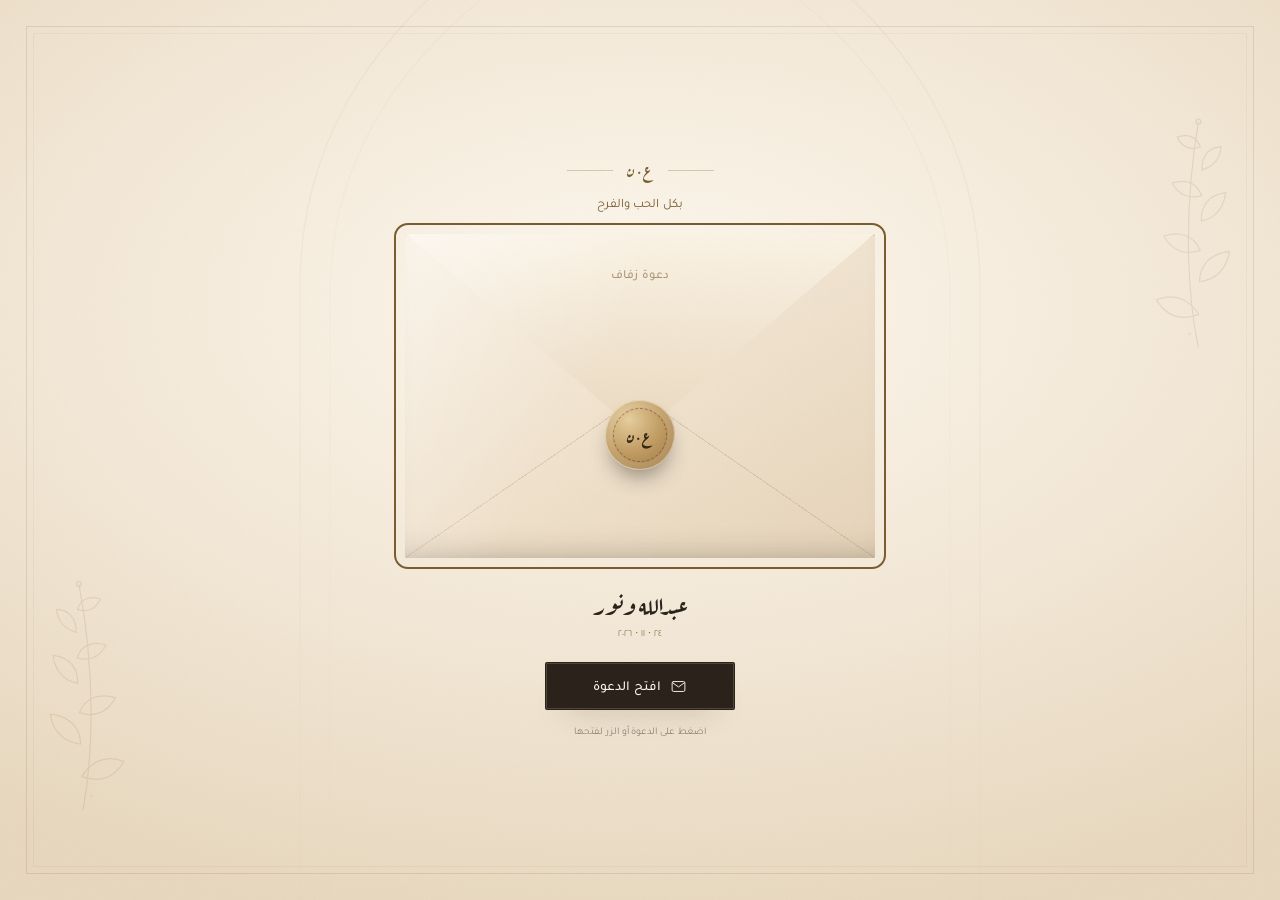
<file: index.html>
<!doctype html>
<html lang="ar" dir="rtl">
<head>
  <meta charset="utf-8">
  <meta name="viewport" content="width=device-width, initial-scale=1, viewport-fit=cover">
  <meta name="theme-color" content="#efe4d2">
  <meta name="color-scheme" content="light">

  <!--
    ══════════════════════════════════════════════════════════════════════
    WEDDING INVITATION — static metadata
    • The interactive invitation is powered by js/config.js.
    • Open Graph crawlers do not execute JavaScript, so this block is static.
    • The editable block is synchronised by: node tools/sync-static.mjs
    • The canonical and social preview URLs point to the GitHub Pages site.
    ══════════════════════════════════════════════════════════════════════
  -->
  <!-- META_SYNC_START -->
  <title>عبدالله باجري ونور باوزير | دعوة زفاف — اليمن ٢٠٢٦</title>
  <meta name="description" content="بكل الحب والفرح، نتشرف بدعوتكم لحضور حفل زواج عبدالله باجري ونور باوزير. الثلاثاء ٢٤ نوفمبر ٢٠٢٦، ٨:٠٠ م — اليمن.">
  <meta name="author" content="عبدالله باجري ونور باوزير">
  <meta name="robots" content="index, follow">
  <link rel="canonical" href="https://mustafaselim01283.github.io/wedding-invitation/">

  <meta property="og:type" content="website">
  <meta property="og:locale" content="ar_YE">
  <meta property="og:site_name" content="دعوة زفاف عبدالله ونور">
  <meta property="og:title" content="عبدالله باجري ونور باوزير | دعوة زفاف — اليمن ٢٠٢٦">
  <meta property="og:description" content="بكل الحب والفرح، نتشرف بدعوتكم لحضور حفل زواج عبدالله باجري ونور باوزير. الثلاثاء ٢٤ نوفمبر ٢٠٢٦، ٨:٠٠ م — اليمن.">
  <meta property="og:url" content="https://mustafaselim01283.github.io/wedding-invitation/">
  <meta property="og:image" content="https://mustafaselim01283.github.io/wedding-invitation/assets/og-image.png">
  <meta property="og:image:secure_url" content="https://mustafaselim01283.github.io/wedding-invitation/assets/og-image.png">
  <meta property="og:image:type" content="image/png">
  <meta property="og:image:width" content="1200">
  <meta property="og:image:height" content="630">
  <meta property="og:image:alt" content="دعوة زفاف عبدالله باجري ونور باوزير — الثلاثاء ٢٤ نوفمبر ٢٠٢٦، ٨:٠٠ م، اليمن">

  <meta name="twitter:card" content="summary_large_image">
  <meta name="twitter:title" content="عبدالله باجري ونور باوزير | دعوة زفاف — اليمن ٢٠٢٦">
  <meta name="twitter:description" content="بكل الحب والفرح، نتشرف بدعوتكم لحضور حفل زواج عبدالله باجري ونور باوزير. الثلاثاء ٢٤ نوفمبر ٢٠٢٦، ٨:٠٠ م — اليمن.">
  <meta name="twitter:image" content="https://mustafaselim01283.github.io/wedding-invitation/assets/og-image.png">
  <meta name="twitter:image:alt" content="دعوة زفاف عبدالله باجري ونور باوزير — الثلاثاء ٢٤ نوفمبر ٢٠٢٦، ٨:٠٠ م، اليمن">
  <!-- META_SYNC_END -->

  <link rel="icon" href="assets/favicon.svg" type="image/svg+xml">
  <link rel="apple-touch-icon" href="assets/apple-touch-icon.png">
  <link rel="manifest" href="site.webmanifest">

  <link rel="preload" href="assets/fonts/aref-ruqaa-400-arabic.woff2" as="font" type="font/woff2" crossorigin>
  <link rel="preload" href="assets/fonts/aref-ruqaa-700-arabic.woff2" as="font" type="font/woff2" crossorigin>
  <link rel="preload" href="assets/fonts/tajawal-400-arabic.woff2" as="font" type="font/woff2" crossorigin>
  <link rel="preload" href="assets/fonts/amiri-quran-400-arabic.woff2" as="font" type="font/woff2" crossorigin>

  <script src="js/boot.js"></script>
  <link rel="stylesheet" href="css/styles.css">
</head>
<body>

  <!-- Decorative SVG library ───────────────────────────────────────────── -->
  <svg class="svg-defs" aria-hidden="true" focusable="false" xmlns="http://www.w3.org/2000/svg">
    <defs>
      <linearGradient id="arch-fade" x1="0" y1="0" x2="0" y2="1">
        <stop offset="0" stop-color="#a8875a" stop-opacity=".9"/>
        <stop offset=".65" stop-color="#a8875a" stop-opacity=".4"/>
        <stop offset="1" stop-color="#a8875a" stop-opacity="0"/>
      </linearGradient>

      <radialGradient id="floral-fade-top" cx="1" cy="0" r="1">
        <stop offset="0" stop-color="#fff"/>
        <stop offset=".46" stop-color="#fff" stop-opacity=".92"/>
        <stop offset=".74" stop-color="#fff" stop-opacity=".43"/>
        <stop offset="1" stop-color="#fff" stop-opacity="0"/>
      </radialGradient>
      <radialGradient id="floral-fade-bottom" cx="0" cy="1" r="1">
        <stop offset="0" stop-color="#fff"/>
        <stop offset=".46" stop-color="#fff" stop-opacity=".92"/>
        <stop offset=".74" stop-color="#fff" stop-opacity=".43"/>
        <stop offset="1" stop-color="#fff" stop-opacity="0"/>
      </radialGradient>
      <mask id="floral-mask-top" maskUnits="userSpaceOnUse" x="0" y="0" width="300" height="300">
        <rect width="300" height="300" fill="url(#floral-fade-top)"/>
      </mask>
      <mask id="floral-mask-bottom" maskUnits="userSpaceOnUse" x="0" y="0" width="300" height="300">
        <rect width="300" height="300" fill="url(#floral-fade-bottom)"/>
      </mask>
    </defs>

    <symbol id="ornament-divider" viewBox="0 0 240 32">
      <g fill="none" stroke="currentColor" stroke-width="1" stroke-linecap="round">
        <path d="M4 16h74"/>
        <path d="M162 16h74"/>
        <path d="M84 16c4-5 9-5 13 0-4 5-9 5-13 0Z"/>
        <path d="M143 16c4-5 9-5 13 0-4 5-9 5-13 0Z"/>
        <path d="M120 5.5l3 7.5 7.5 3-7.5 3-3 7.5-3-7.5-7.5-3 7.5-3z"/>
        <circle cx="120" cy="16" r="1.5" fill="currentColor" stroke="none"/>
      </g>
    </symbol>

    <symbol id="ornament-arch" viewBox="0 0 640 900">
      <g fill="none" stroke="url(#arch-fade)" stroke-linecap="round">
        <path d="M70 880V350C70 210 160 116 320 30c160 86 250 180 250 320v530"/>
        <path d="M92 880V356C92 228 174 140 320 62c146 78 228 166 228 294v524" opacity=".55"/>
      </g>
      <g fill="none" stroke="currentColor" stroke-width="1" opacity=".8">
        <path d="M320 8l4 11 11 4-11 4-4 11-4-11-11-4 11-4z" fill="currentColor" stroke="none"/>
        <circle cx="320" cy="42" r="1.6" fill="currentColor"/>
      </g>
    </symbol>

    <symbol id="ornament-sprig" viewBox="0 0 100 224">
      <g fill="none" stroke="currentColor" stroke-width="1.05" stroke-linecap="round" stroke-linejoin="round">
        <path d="M50 216C46 166 52 96 74 22"/>
        <path d="M54 188c-16 4-28-2-35-17 15-4 28 2 35 17Z"/>
        <path d="M58 160c14 0 25-8 29-23-16 0-27 8-29 23Z"/>
        <path d="M62 133c-14 3-24-3-30-16 14-3 26 2 30 16Z"/>
        <path d="M66 108c12-1 21-9 24-22-14 0-23 8-24 22Z"/>
        <path d="M69 86c-11 2-20-3-24-14 12-2 21 2 24 14Z"/>
        <path d="M72 64c10-2 17-8 19-18-11-1-18 6-19 18Z"/>
        <path d="M73 44c-9 2-16-2-19-11 9-2 17 1 19 11Z"/>
        <circle cx="74" cy="22" r="2.2"/>
        <circle cx="44" cy="204" r="1.3" fill="currentColor" stroke="none" opacity=".55"/>
      </g>
    </symbol>

    <symbol id="ornament-rose-bloom" viewBox="0 0 1559.06 1559.06">
      <!-- Openclipart “vintage flowers rose” by steklofox, public domain. -->
      <path fill="currentColor" fill-opacity=".56" d="m858.18 1472.3c-22.5-14.5-17.01-17.8-20-19.6-3.98-2.3-11.27-0.5-17.02-5.1-3.68-2.9-8.04-9.9-12.48-16.1-7.1-9.8-12.37-8.7-18.87-16.2-5.92-6.8-12.3-19.6-16.46-34-7.16-24.9-20.47-48.1-24.9-73.3-4.05-23.1-5.4-48.5-5.5-63.3-32.27-9.6-57.19-15.6-79.08-18.5-37.34-5-70.24-0.4-105.83 9.6-40.51 11.4-85.71 30.3-113.45 48.2-6.25 4-13.62 6.7-16.61 7.2-4.96 0.9-8.08-0.6-10.24-4.2-0.49-0.8-1.2-3.6-1.54-4.9-1.36-4.9-3.3-12.8-4.75-20.7-1.88-7-3.37-13.5-4.22-17.4-1.83 1.4-4.34 3.4-7.09 5.7-1.4 1.4-2.93 2.8-4.56 4.2-8.9 7.5-22.72 15.5-30.18 15.5-0.49 0-2.34 0.9-3.1 1.3-4.57 2.3-6.84 4.1-12.17 8.2-9.07 6.6-15.16 10.6-21.35 13.6s-12.31 4.8-21.44 6.8c-2.34 0.7-4.69 1.4-7.03 2.1-6.24 2-12.68 4.5-16.09 6.6h-0.01c-17.26 10.4-48.31 20-62.37 13.1-5.81-2.4-24.53 3.6-30.55 4.3-14.28 1.5-27.94 0.2-36.34-4.4-3.75-1.7-5.42-2.9-9.11-3.5-8.22-1.5-19.56 1.5-27.01-0.2-3.73-0.9-6.67-2.7-11.95-6.4-3.38-2.2-6.75-4.3-10.124-6.5-15.316 0.3-30.632 0.7-45.948 1-2.612 0.3-25.609-0.1-26.39-0.1-34.445-0.7-26.153-8.4-7.942-36.2 2.174-3.1 6.286-5.5 6.523-9.3 1.2-19.2-2.202-41.6-4.902-60.6-0.563-2.3-1.05-5-1.46-8-7.6697-41.4 0.524-115.3 21.316-150.6 9.901-16.8 27.241-31.3 39.807-46.3 3.082-3.68 5.695-7.09 7.348-9.74-0.001 0-0.002 0-0.003-0.01 2.385-4.44 5.778-8.45 9.572-12.26 10.893-10.92 30.193-24.13 48.503-30.27-3.51-2.52-5.65-3.57-10.8-4.54-3.81-0.72-8.65-1.34-14.98-1.69-14.12-0.78-26.12 1.33-23.564-14.88 4.115-26.07 16.474-58.27 31.114-80.18 14.13-21.16 47.33-44.48 57.52-67.14 3.3-7.34-2-16-6.65-23.88-15-25.44-34.68-46.35-52.69-69.34-5.33-6.78-9.49-13.4-9.49-18.13 0-2.09 1.36-5.06 6.52-12.15 11.73-16.11 24.54-31.48 36.84-47.17-1.74-3.79-3.48-7.57-5.22-11.35h-0.01c-4.74-9.5-9.73-26.8-12.16-36.54h0.01c-5.72-21.81-5.86-28.34-5.06-52.75 1.01-23.3 3.79-40.55 12.03-60.64 7.38-18 22.43-44.32 44.21-76.68 28.69-42.18 45-70.66 52-96.54 6.95-25.67 4.73-49-3.6-80.97-5.17-20.96-11.61-28.43 8.84-28.94 14.45-0.37 41.68 1.26 52.25 3.49 37.46 7.91 67.61 35.47 108.88 23.4 8.14-2.38 16.57-6.62 28.07-13.62 0.77-0.46 1.55-0.94 2.35-1.43 0.01-0.01 0.01-0.02 0.02-0.02 20.89-12.58 20.99-12.64 31.99-9.33 10.63 1.6 24.73 4.1 34.95 0.82 2.74-0.88 5.31-2.52 9.52-5.33 11.16-9.14 22.57-16 40.25-22.72 17.58-6.68 41.33-13.2 77.27-21.71 29.38-7 50.49-12.479 69.02-18.18 18.59-5.718 34.69-11.685 54.02-19.64 0.02-0.008 0.03-0.015 0.05-0.023 20.36-7.971 36.73-14.938 50.1-21.275 13.34-6.316 23.68-11.998 32.03-17.418l13.39-7.833c3.79 1.905 7.59 3.809 11.39 5.713 36.3 18.812 61.63 51.639 86.59 90.736l0.01 0.01c7.75 10.55 15.35 21.51 21.33 30.11 5.9 8.51 11.17 15.44 18.43 22.72 11.25 0.65 22.55 1.29 33.85 1.94 26.6 2.01 43.2 4.04 56.2 8.25 12.6 4.1 22.9 10.92 34.2 21.55 2.8 2.8 5.6 5.61 8.4 8.42 8.9-5.35 17.5-10.04 28-12.22 9.5-1.88 19.5-11.16 27.9-17.26 5.1-3.56 12-7.49 14-7.73 5.9-0.74 10.8-2.69 21-6.78 3.4-1.34 6.7-2.67 10.1-4.01 8.6-3.83 19.3-7.22 27-7.22v0.02c2.6 0 9.4-0.53 11.6-1.66 4.6-2.41 17.6-3.14 24.9-3.58 31-1.89 85.6-1.59 90.5 1.71v0.01c0.8 0.52 1.9 0.97 2.9 1.31 11.8 4.15 28.7 3.88 40.7 5.21 1.3 0.3 2.6 0.59 4 0.89 6.7 1.44 23.1 3.77 28.8 4.11 12.8 1.53 20.5 2.84 24.9 4.86 5.8 2.63 6.8 6.09 5.4 11.61-1 3.67-1.8 14.83-2.9 28.51v0.24c-2.3 14.03-3.2 28.27-4.1 42.52-0.9 13.45-1.7 26.91-3.8 40.26-2 23.11-4.6 39.59-8.6 53.72-4.1 14.14-9.5 25.88-17 39.52v0.01c-0.9 2.06-1.8 4.13-2.7 6.19-3.8 10.4-4.2 14.23-12.1 24.13v-0.01c-14.1 17.83-41.7 48.84-59 66.87-1.8 2.13-16.9 16.71-17.1 17.19v16.84c0 26.58 4.4 56.66 10.8 83.12 6 21.03 9 32.08 10.3 38.84 2.1 11.03 0 16.31-8.3 23.61-4.4 3.94-10.9 8.99-20 15.54v0.01 0.01c-5.8 4.26-27.3 19.99-28.3 21.45-0.8 1.16-1.4 9.58-1.4 13.2 0 9.88 1.6 15.13 6.7 24.62 10 19.2 10.4 20.2 24.1 13.78 16.1-7.54 39.7-10.84 54.1-5.06 12.5 5 28.2 5.41 40.2 9.73 11.5 4.14 19.3 12.16 31.7 18.34 7.2 3.62 11.4 5.97 13.8 8.15 3 2.69 3.7 5.03 3.7 8.36 0 7.71 46.2 39.08 46.7 39.23 3.8 1.32 15.1 9.29 19.4 12.16-8.4 9.49-15.2 20.73-22.5 30.63-0.1 0.05-0.1 0.1-0.1 0.15v0.01c-3 5.76-8.2 15.8-11.3 19.52-2.2 2.62-3.3 4.27-3.5 5.44-0.8 3.1 6.9 4.33-1 15.48-8.7 12.31-20.5 22.87-30.7 34.03-16.6 17.87-24.2 24.48-44.6 38.71-14.2 9.84-23.2 10.94-38.5 13.04-2.3 0.3-4.5 0.7-6.5 1.1-0.5 0.2-1.2 0.5-1.9 0.8-8.3 3.2-23.2 6.7-32.6 9.1 4.6 5.1 10.8 12.9 8.4 18.4-0.7 2.3 6.3 9.9 9.3 12.9 6.6 6.6 10.4 10 12.8 13.6 11.4 17.4 0.2 14.3 2.1 27.9 0.3 2.2 1.7 5.5 4.6 11.2 5.9 11.3 15.4 34.5 14.1 41.9-0.2 2 2.9 10.1 4.8 14.1 5.2 10.8 15.2 29.5 9.7 36.9-0.6 0.8-0.9 0.8-0.9 3.4 0 3.5 1 7.9 1.6 13.4 1.1 8.3 2.8 22 2.8 32.4l4 37.5c3 15.5-3.2 61.7-7.2 71.5-0.6 1.7-1 3.9-1.2 6-1 7.6-1.5 19.4-1.5 30.9-0.4 14.1-2.5 46.3-11.6 50.5-1.5 0.8-3 0.4-4.4-1.1-7.7-8.2-9.9-27.8-21.6-31.8-5.3-1.7-13.5-0.3-28.4 3.1-0.9 0.2-4.9 1.2-9.9 2.3-11.1 2.5-22.7 12.3-31.1 13.7-25.7 4.3-82.3 3.6-105.1-6.1-8.4-2.9-16.8-5.7-18.9-5-3.5 0.8-7.8 0.1-12-0.7-35.4-7.1-62.2-26.6-92.4-43.9-1.7 1.7-4 0.7-6.5-1.6-5.2-5.1-13.7-15.4-20.2-24.1-5.6-7.5-14.4-14.4-18.5-20.6-6.1-9.1-15-26.8-21.2-42.6-0.9-2.4-1.9-4.8-2.8-7.3-2.5-5.5-5.1-10.1-6.4-11.5-1.3-1.2-2.3-2.4-3.4-4-2.9-4.3-6.3-11.4-9.3-18-3.1-8.1-5.5-12.5-7.16-14.1-1.1-1-4.53-0.4-4.69 2.7-0.29 5.5 3.62 18.9 3.62 23.7 0 6.9-4.58 8.8-4.37 12.5 0.1 1.7 1.04 4.2 2.91 8.9 1.8 4.5 3.19 9.3 4.19 14 2.7 12.1 2.5 24-0.9 27.1-2.2 2.1-1.23 13.4-1.09 18.9 0.99 36.1-13.35 30.6-10.98 54.6h0.01c2.29 18.3-4.19 38.1-14.34 54.8-2.87 4.8-4.78 8.6-6.21 12.8-1.41 4.1-2.37 8.7-3.34 15-0.02 4.6-0.55 9-1.46 12.5-1.91 7.4-3.63 6-5.63 10.5-3.76 8.4-5.87 23.4-10.48 33-4.21 8.7-8.9 7.3-15.7 2.6-20.84-14.5-38.84-31.8-59.3-46.7-4.58-3.3-9.16-6.2-13.9-9.3zm512.42-1206.2c-3.7-8.54-2.9-33.18 3.7-45.88-5.2 23.21-4.1 36.56-3.7 45.88zm-1.8 27.16c-9-13.58-10.8-54.91 1.3-77.31-7.6 39.7-3.5 61.81-1.3 77.31zm2.8 82.71c11.7 5.36 23.5 7.91 38.5 7.25-4.1 5.62-36.4 1.01-38.5-7.25zm0.6-6.71c12.6 7.09 38.4 8.33 50.7 8.39-11.3 5.64-46 1.93-50.7-8.39zm83.4-68.03c-22 7.84-49 5.55-71 1.47 0-0.31 39.1 1.78 71-1.47zm-159.1-77.82c-4.3 28.68-6.6 58.77 5 85.29 12.1 2.46 24.3 4.9 36.5 7.66 3.4-1.95 8.1-4.75 11.7-6.49 0.8-0.38 1.6-0.86 2.4-1.3 1.5-0.84 3-1.69 4.5-2.56 1.5-0.86 3-1.73 4.4-2.62 5.3-3.19 10.7-6.38 15.7-10.23 8-6.09 15.3-11.74 22.3-17.25 19.7-16.72 38.7-37.03 57-61.46-7.6 20.44-43.6 57.62-53.3 65.85-4.4 3.79-8.9 7.39-13.4 10.83-3.1 2.35-6.3 4.62-9.4 6.8-4.2 2.96-8.5 5.78-12.8 8.45 3.4-1.52 6.7-3.12 9.7-5.08 6.9-4.49 13.1-8.46 18.7-12.14 15.9-11.85 29.9-26.33 42.2-42.8-8.1 19.22-33.3 40.93-39.9 45.87-3.6 2.7-7.4 5.26-11.2 7.68-2.6 1.66-5.3 3.25-8 4.78-9.8 5.49-20.3 10.12-31.6 13.76 2 0.47 3.9 0.94 5.8 1.43 12.1 2.75 18.4 4.75 20.4 13.62 1.7 7.77-0.8 20.85-6.4 45.7-6.8 30.35-9.8 64.38-9.8 94.27 0 1.28 0 4.09-0.1 6.61-0.1 5.65 0 7.83 0.2 10.65 2.1-2.13 8.9-9.19 16.5-16.89v0.01c14.7-14.77 28.5-30.9 42.1-46.82 20.5-24.03 20.8-48.31 34.1-71.45 10.5-18.14 12.3-44.88 13-71.08 0.7-12.17 3-35.22 5.1-42.52 0.6-2.28 1.7-11.43 2.1-15.1 2.1-17.72 4.9-43.17 4.7-43.38-0.1-0.23-0.3-0.45-0.5-0.67-0.2-0.5-0.4 0.52-1.9 0.18-19.5-4.62-62.7-10.28-75.5-11.4-4.5-0.51-9-1.02-13.6-1.52-6.7-0.94-12.7-3.62-19.7-4.5-18.6-2.33-45.2-2.92-57.8-0.98-7.6 0.95-18.9 3.01-25.2 3.01-21.8 0.92-42.9 4.99-60.6 12.71v0.03c-6.3 2.79-15.9 6.51-20.8 7.23-5.2 0.76-28.9 16.2-30.5 19.25-1.8 4.47-9.6 5.59-15 6.67s-14.4 4.27-20.2 7.34c-5.7 3-5.1 2.26-1.2 7.02 7.2 8.9 23.1 23.99 34.4 32.51 3.7 2.61 7.7 5.19 11.9 7.71 37.8 22.4 77.8 31.38 118.6 39.72-10.5-13.2-13.9-53.45-0.6-84.4zm9.1-4.62c-4.1 27.1-4.1 54.55 2 81.29-15.1-17.47-10.2-69.92-2-81.29zm35.3 701.04c19.4 22.22 51.2 41.83 91.1 52.92-32.4 1.97-75.2-29.64-94.3-48.57-4.9 6.71-9.7 13.43-14.5 20.16-6.6 9.38-13.2 18.89-19.7 28.52 12.1 6.03 36.1 17.87 44.5 24.88 3.6 2.99 7.2 6.09 10.8 9.09 8.4-2.1 16.9-4.2 25.5-6 4.6-0.99 23.7-4.73 27.3-4.73 30.1-3.02 56-35.13 75.2-53.95 8.8-8.6 17.9-16.98 25-26.8 2.8-3.9 2.9-2.93 2.4-3.65-3.7-4.88-4.1-13.16 2-16.21 6.5-3.26 24.4-40.51 28.4-46.08-1.6-0.74-3.9-1.73-6.3-2.71-4.1-1.78-16.7-10.62-18.7-12.44-4.1-3.73-10-7.71-13.6-10.71-0.7-0.52-5.3-1.81-5.3-7.45 0-0.63-4.9-3.68-6.3-4.39-6.6-2.86-9.7-6.22-9.7-12.59 0-4.34-5.8-7.09-11.5-10.56-12.3-6.13-44.2-22.44-54.6-23.59l-23.3-4.06c-8.6-1.92-14.6-1.79-23.7 0.02-3.8 0.96-7.6 1.91-11.4 2.86-8.4 2.41-15.2 4.68-15.2 5.36 0 0.24 0.2-0.07 0.6 0.43 0.7 0.9 1.7 2.05 3 3.4 7.1 7.26 21.6 19.55 35 28.8v0.02c11.7 8.11 18.5 13.21 22.3 17.41 3.3 3.64 3.6 6.63 3.4 9.98 9.5-11.11 13.8-16.65 25.3-25.44-0.9 1.47-10.4 18.46-11.4 19.92-10.9 16.2-20.6 20.85-32.1 34.24l-26.5 31.36c14-8.27 35.2-11.79 41.5-13.76 11.1-3.47 21.9-5.84 32.6-7.41 13.6-2.84 65-14.34 93.1-9.57-31.7 4.12-62.5 9.07-92 15.2-6.5 1.36-13 2.78-19.4 4.26-4.4 1.01-8.7 2.06-13 3.13-16.4 4.04-32.2 8.52-47.4 13.48l-1.2 1.43c-0.7 0.88-1.5 1.8-2.2 2.76 5.7-3.88 13.1-4.63 20.9-7.92 6.7-2.82 13.1-4.6 19.3-5.6 10.9-2.88 24.8-8.24 63.9-8.87-20.2 2.81-44.1 9.55-61.4 14.16l47.5 19.87c-17.8 0.98-46.6-13.65-55.6-17.66-1.5 0.41-3 0.83-4.4 1.26-2.6 0.76-5.1 1.54-7.6 2.34-9.8 3.12-19.2 6.55-28.2 10.28-1.8 2.52-3.6 4.97-5.6 7.13-1.5 2.01-3 4.03-4.5 6.05zm68.1 296.4c-20.8-3.4-71.8-4.1-91.7-0.8 11.4-10.9 83.2-8 91.7 0.8zm-140-168.6c16.4-3.1 35.7-4.3 50.5-0.3-17.3 0.3-34.7 1.7-51.8 4.5-1.7 5.8-3.4 22.7-17.2 34.3-9.7 8.1-25.1 14.3-52.8 23.4v-0.1c-6.7 2.3-14.1 4.8-21.9 7.3 25.2 9.7 47.2 24.6 70 40.1 3.3-1.1 7-2.1 11.1-3.1 1-0.3 1.9-0.5 2.8-0.8 1.7-0.5 3.5-1 5.2-1.4 1.7-0.5 3.5-1 5.2-1.4 6.2-1.7 12.5-2.8 18.6-4.7 25.6-8 59.2-11.2 94.5 0.6-27.4-5-55.6-3-82.6 2.6-3.6 0.8-7.2 1.6-10.8 2.4-12.6 3-25.3 6.4-37.7 10 7.9 5.4 24.8 18.2 40.9 44.1-23.8-24.2-37.9-33.8-58.3-48.5-20.9-15-43.4-27.7-67.4-37.1-30.1 9.8-64.1 21.5-85.3 35.6-11.2 7.3-21.7 16.7-36.5 31.6-0.1 0-0.1 0.1-0.2 0.1-8.2 7.3-16 14.6-22 20.2-8 7.5-8.7 8.6-14.2 11.9 1.7 4.5 3.4 9.1 5.1 13.6 3.5 7.8 8.7 16.8 12.6 21.4 4.1 5.5 9 15.3 11.4 21.8 0.5 1.8 2.1 6.1 2.7 7.9 7.9 21.2 13.6 27 23.3 38 6.2 7 11 13.1 16.2 20.7 6.5 8.9 11.3 9.7 18.7 17.1 3.3 2.5 6.9 5 10.8 7.6 16.6 11 36.8 21.6 53.6 28.6 14.1 5.8 28.5 4.4 45 7.4 16.2 3 26 9.3 43.3 10.5 24.9 1.6 65 3.8 64.1 2.4-4.7-7.8-4.7-7.8 3.3-11.1 12.2-5.1 59.4-13.2 62.8-13.2 20 0 26.3 13.8 35 28 1.3-4.4 1.9-6.1 2.7-11 1.3-7.8 2.3-19.5 2.3-30.1v-0.2c0.7-10.6 2.2-35.4 3.1-38.6 2.1-7.4 2.9-18 2.9-25.1 0-14.8 5.7-16.9 3.7-31.7-1.9-12.9-4.7-30-4.7-41.3-2.9-58.2-2.5-61.7-12.7-82.6-1.1-2.4-2.3-5.2-3.5-8.1-4.3-10.8-3.6-20.5-7.9-31.5-2.5-6.2-5.3-12.3-7.4-16.3-1.7-3-3.3-6.5-4.4-10.1-6.2-20 8.9-10.5-7.6-32.5-3-4-6.3-8-9.5-11.7-4.1-4.6-10.2-10.7-8.5-16 0.4-1.4-2.9-6-4.3-7.7-16-19.9-39.1-32.99-62-43.69-4.6 5.82-7.7 11.03-11.3 18.12-7.4 14.47-15 33.47-18.9 48.07zm23.1 161.4c-27.4-23.6-55.3-48.1-93.4-60.5 19.1 0.7 70.7 26.3 93.4 60.5zm-129.9-70.9c-9.4 14.4-17 36.1-22.4 51.9-3.6 10.6-6.7 21.2-9.3 32-6.9 29-10.2 58.9-9.6 89.8-9.5-5 1.1-78.8 4-91.1 1.6-6.5 3.1-13.1 5.3-19.5 1.7-5.2 3.1-9.5 4.2-13.1 3.2-10.5 16.1-46.6 27.8-50zm72.3 36.3c-0.9 6.5-1.1 12.9-0.7 19.3 0.1 1.3 0 2.7 0 4 0 2.5-0.1 5-0.1 7.5s0 5 0.1 7.5c0.6 53.7 8.9 107.5 28 157.9-25.5-8.6-45.3-167.6-27.3-196.2zm64 50.3c8 42.5 29.1 91.5 45 128.6-17.8-7-52.8-106-45-128.6zm59.3 50.8l30.4 53.9c-10.5-9.1-30-37-30.4-53.9zm-448.69 158.3c-0.72 1.7-0.64 3.4-0.03 5.2 0.12 0.3 0.04 0.7 0.06 1.1 0.04 0.7 0.1 1.4 0.16 2.1 0.07 0.7 0.14 1.4 0.23 2.1 0.32 2.6 0.33 5.4 1.39 8 1.29 3.1 2.42 7.4 3.5 12.5 3.91 11.7 9.84 25 17.33 40.1-6.04-1.6-18.41-31.3-20.96-38.9-0.9-2.7-1.69-5.4-2.38-7.9-0.47-1.8-0.89-3.5-1.27-5.2-1.25-5.7-1.6-17.2 1.97-19.1zm31.33-25c-14.73-22.7-33.23-48.8-53.06-65.4 12.51 4.5 43.7 31.4 53.06 65.4zm-65.3-38.8c-0.83 2.7-0.91 5.4-0.48 8 0.08 0.6-0.05 1.1-0.07 1.7-0.04 1-0.07 2.1-0.1 3.1-0.02 1.1-0.04 2.1-0.06 3.2-0.04 3.7-0.36 7.4 0.1 11.1 0.56 4.6 0.83 10.1 0.9 16.2 1.19 14.5 3.35 29 6.12 43.5-7.58-7.7-9.3-35.3-9.94-43.2-0.27-3.2-0.49-6.5-0.66-9.8-0.11-2.2-0.2-4.4-0.26-6.6-0.19-6.8 0.28-24.9 4.45-27.2zm4.22-59.8c2.3 0.3 5.27 0.7 8.67 1.2 0.59 0.1 1.17 0.2 1.75 0.4 1.12 0.2 2.23 0.5 3.34 0.7 1.08 0.3 2.17 0.6 3.24 0.9 3.85 1.1 7.43 3 11.33 4 5.78 1.4 10.96 4.2 15.67 8.1 8.38 5.3 35.4 29.4 33.14 38-11.25-13.8-23.26-25-36.18-33.1-2.86-1.8-5.77-3.4-8.72-4.9-2.02-1-4.07-2-6.14-2.8-8.48-3.6-17.35-5.9-26.65-6.8l0.55-5.7zm-21 6.2c-1.68 2.8-2.58 5.7-2.93 8.6-0.08 0.6-0.37 1.1-0.55 1.7-0.34 1.1-0.68 2.3-1 3.4-0.31 1.1-0.62 2.2-0.91 3.3-1.05 4-2.17 7.9-2.78 11.9-0.75 5-1.72 10.8-2.83 17.3-1.98 15.5-2.6 31-2.89 46.5-5.95-5.3-4.14-36.8-2.8-47.2 0.45-3.5 0.97-7.1 1.57-10.6 0.41-2.4 0.86-4.8 1.35-7.2 1.85-9.1 8.58-26.7 13.77-27.7zm54.49-52.8c8.31 4.1 31.67 20.6 28.64 27.5-9.75-9.6-20.18-16.9-31.16-22.3-10.92-5.4-22.64-8.9-34.63-10.9 10.36-6.2 28.55 2 37.15 5.7zm-66.88-2.7c-2.51 4.1-4.22 8.2-5.39 12.3-0.25 0.8-0.7 1.6-1.04 2.4-0.66 1.6-1.31 3.2-1.95 4.8-0.62 1.6-1.24 3.1-1.84 4.7-2.15 5.5-4.25 10.9-6.03 16.4-2.29 7.1-4.76 15-7.31 23.5-5.85 20.6-9.95 40.8-13.11 60.5-8.56-5 4.5-51.2 7.57-62.1 1.32-4.7 2.72-9.4 4.22-14.1 1.03-3.2 2.1-6.5 3.22-9.7 3.36-9.8 12.45-35.1 21.66-38.7zm10.78-56c0.11 5.6 0.99 11.2 2.38 16.8 0.28 1.1 0.35 2.3 0.53 3.4 0.34 2.2 0.69 4.4 1.04 6.6 0.36 2.2 0.71 4.4 1.08 6.5 1.3 7.8 2.29 15.6 4.16 23.2 2.55 10.4 4.81 21.6 6.88 33.5 6.52 29.8 15.32 60.2 21.93 88.9-8.5-4.4-24.59-74.1-27.56-87.7-1.45-6.7-2.86-13.3-4.21-20-0.93-4.6-1.83-9.1-2.7-13.7-2.12-11.1-9.93-39.6-3.53-57.5zm-11.12 7.7c-0.17 4.6 0.42 9.2 1.53 13.8 0.22 0.9 0.24 1.9 0.36 2.8 0.23 1.8 0.47 3.6 0.72 5.4s0.51 3.6 0.77 5.4c0.94 6.3 1.59 12.7 3.15 18.9 2.1 8.3 3.96 17.4 5.71 27.1 5.68 24.1 12.91 47.8 21.57 71.1-9.15-4.8-24.36-57.8-27.17-69.8-1.27-5.4-2.47-10.8-3.59-16.3-0.76-3.7-1.49-7.4-2.18-11.2-1.91-10.3-6.19-34.6-0.87-47.2zm-514.98-65.7c5.9 19.7 11.01 39.1 14.65 59.5 3.76 21.1 4.74 42.2-0.26 52.9-1.42-30-4.58-58.3-11.03-83.5-2.4-9.3-5.26-18.3-8.66-26.7-5.66-14-12.8-26.6-21.81-37.4 14.86 3 24.4 26.2 27.11 35.2zm-76.68 53.9c0.19 11.4 0.71 22.7 1.47 34.1 0.2 3 0.16 9.5 0.11 17.1-0.11 14.6-0.82 33.3-3.69 40-1.4-12.4-1.97-46.5-2.16-57-0.2-10.7-1.16-21.3-1.34-32-0.14-8.9-2.31-37.8-3.19-50.5 5.52 9 8.56 33.9 8.8 48.3zm-91.23 0.2c-18.11-4.3-36.02-4.1-53.44-1.3-5.41 0.9-10.837 2-16.258 3.2-10.35 2.3-20.694 4.9-30.958 7 0.288-0.7 0.917-1.3 1.825-1.9 3.24-2.4 10.166-4.4 17.536-6.9 11.297-3.9 23.635-6.3 28.485-6.4 8.61 0 50.11-7.6 52.81 6.3zm66.03-69.7c-4.54-1.2-8.39-2.2-11.79-3.1-1.32-0.4-2.67-0.6-4.01-0.9-2.56-0.5-5.13-0.9-7.71-1.3-5.51-0.9-11.04-1.4-16.58-1.8-8.05-0.5-16.13-0.5-24.25-0.2-21.43 0.1-43.61 3.6-66.127 8 9.857-9.7 54.177-13.2 65.897-13.7 8.38-0.3 16.72-0.3 25.03 0.2 9.6 0.6 36.58 5.5 39.54 12.8zm-0.57-73.8c-3.74-0.9-6.82-1.7-9.48-2.4-0.66-0.1-1.33-0.3-1.99-0.4-1.27-0.2-2.54-0.5-3.82-0.7-1.26-0.2-2.53-0.4-3.81-0.5-4.55-0.7-9.23-0.4-13.86-1.2-6.38-1.1-13.36-0.9-20.77 0.4-19 1.3-38.8 5.2-58.96 10.1 3.19-5.9 47.43-15.1 58.56-15.9 7.31-0.5 14.52-0.7 21.6-0.4 9.13 0.4 26.81 3.4 32.53 11zm39.05 32.7c-6.22 9.8-12.28 19.3-18.29 28.5-3.62 5.5-7.78 10.6-11.81 15.8-4.91 6.2-23.2 30.9-36.09 37 19.22-22.5 29.54-36.9 43.26-56.2 6.32-8.9 12.34-18.1 17.93-28l5 2.9zm4.18 6.6c0.25-1.3 2.11-1.7 3.98-0.8 1.33 0.9 1.69 2.7 0.81 4-11.02 16.6-69.02 98.8-92.71 94.6 33.3-23.9 65.68-64.3 87.92-97.8zm-215.29 182.6c2.164-1.8 5.019-3.6 8.264-5.5 0.588-0.3 1.112-0.8 1.663-1.2 1.051-0.7 2.09-1.5 3.112-2.2 1.009-0.8 2.003-1.5 2.977-2.2 3.48-2.7 6.867-5.1 9.565-7.5 4.544-4.2 7.811-6.8 9.478-7.5 11.161-8 22.121-16.7 32.801-26.7 0.45-0.4 1-0.7 1.57-0.7 0.89-0.2 1.83 0.1 2.49 0.9 0.71 0.7 0.92 1.8 0.66 2.7-0.14 0.5-0.41 0.9-0.81 1.3-10.85 10.2-22.01 19.1-33.38 27.2-4.738 3.4-35.098 26.9-38.39 21.4zm1265.2-574.23m-380.14 803.53c2.08-8.4 4.53-17.7 9.25-24.8 0.43-0.7 1.71-4.5 2.02-5.4 4.58-14.3 1.87-24.7 11-38.6 2.95-4.5 5.69-9.8 7.8-14.7 5.66-13 8.67-27.1 8.67-39.7-0.5-5.7-0.48-9.9 0.32-13.6 1.91-8.9 6.9-10.5 8.69-20.6 0.71-4.1 0.95-9.5 0.95-17.8h0.01c0-5.4 0.43-20.7 2.14-25.8 0.83-2.5 1.06-2.4 1.07-6.2 0.02-7.7-2.24-19.5-5-27.9-1.61-3.7-2.42-6.5-2.56-9-0.34-5.7 2.85-7.1 2.85-12.9 0-2.7-0.48-6.2-1.43-11.5-0.84-3.9-1.67-7.8-2.51-11.7h-12.65c-34.95 0-57.14-16.8-87.56-26-5.02-1.5-9.28-2-14.99-2-16.86 0-14.92 0.3-22.64 7.9-3.9 3.8-7.34 5.9-11.38 8.7-20.82 14.9-37.82 30.7-64.73 30.7v-0.1c-5.38 0-8.9-0.1-13.39-0.5-0.26 5 0.21 11.5 0.74 18 2.24 27.4 8.72 71.4 14.04 79.5 1.03 1.3 1.92 2.5 2.76 4.1 2.18 4.2 4.04 10.3 4.8 16.3 0.02 0.1 0.04 0.2 0.09 0.5h-0.01c1.58 7.8 5.95 19.4 10.53 28.9 4.1 8.5 7.85 15.2 8.91 15.2 3-0.7 6.34 0.8 10.17 4.6 1.93 1.9 8.66 10.1 11.81 15.8 2.78 5.1 4.58 7.9 6.33 9.2 4.22 3.2 11.82 2.4 16.38 5 4.57 2.6 6.09 8.6 11.04 12.5 3.54 2.8 8.68 6.3 15.04 10.2 20.93 13.4 46.95 42.3 68.37 52.2 1.71-3.4 2.81-9.5 3.07-10.5zm-734.69-195.9c6.43-1.4 13.45-2.6 18.43-0.9 1.26 0.4 1.39 1.1 4.72 1.6 13.52 2.4 36.2-5.9 52.71-14.4 8.05-4.1 15.8-7.1 24.63-9.3 7.78-1.9 12.61-3.4 17.7-6 5.14-2.6 10.75-6.5 20.02-13.4 6.76-5.1 17.12-10.5 23.9-12.5 10.54-3.2 32.94-20.6 36.17-25.7 0.95-1.8-0.72-11.6-1.36-14.9-4.2-21.4-15.69-56.7-25.59-75.3-2.67-5.2-3.86-9.4-8.7-13-5.44-4.1-16.93-6.5-22.98-8.6-3.84-1.3-7.68-2.6-11.51-4-22.48-7.5-34.98-11.8-44.38-15.8-9.52-4-15.84-7.8-25.93-14.4-12.66-8.2-23.8-17.6-35.8-30.9-11.1-12.3-25.57-31-40.71-53.9-13.75-20.89-22.54-33.64-28.48-41.32-4.61-5.97-6.34-9.46-9.61-11.11-6.09 1.2-14.47 5.87-27.6 14.51-4.35 2.87-8.49 5.85-11.78 8.6-5.96 5.13-12.737 13.57-15.223 19.07 0.003 0 0.006 0 0.009 0.01-1.16 2.32-3.232 5.38-5.738 8.67-9.525 12.57-21.72 22.37-31.182 33.97-14.542 17.8-12.713 36.3-20.785 56.2-3.884 8.1-6.252 18.1-8.113 27.6-5.484 28.1-4.246 63.5-0.086 81.2l1.486 5c1.027 4.8 1.361 10.2 0.63 14.2-1.061 12.1 8.034 28 6.547 40.2-0.933 7.6-11.759 13.3-15.588 19.9-9.833 16.3-14.654 17.6 3.21 17.4 20.081-0.4 49.133-2.7 63.786-1 19.137 2.2 22.867 10.6 31.407 12.9 12.74 3.5 23.06-3.8 37.01 3.7 3.82 2.1 8.15 3.4 12.51 4.1 11.98 2 25.66 0.2 36.19-2.4h0.08zm313.28-79.8c20.31-6 39.39-13.1 55.04-17.1 17.99-4.5 39.06-6.4 59.78-6.2 42.87 0.6 77.48 16.2 119.33 22.1 36.66 5.1 71.31-32.7 111.7-63.1 24.24-18.3 53.17-30.9 78.51-38.3 21.41-6.3 41.64-16.8 64.09-25.8 7.1-2.9 7.4-2.6 8.4-10.1 4.5-33.1 17.9-68.1 36.5-95.93 32.7-49.05 77.7-94.22 104-139.9 7.3-12.85 6.3-27.15 4-44.61-1.2-9-1.9-30.38-6.8-34.38-1.4-1.2-30.6 33.15-40.8 47.94-4.6 6.62-9.5 12.99-14.6 19.2-12.5 15.18-24.5 26.75-32.1 30.62-3.3 2.21-7.7 3.59-22 5.13-12 1.29-101.9 8.51-128.4 8.51-34.05 0-22.48-9.25-50.71 7.34l-15.19 8.9c-26.08 15.71-54.84 35.51-69.88 50.6l-6.98 6.36c-7.89 7.25-9.92 12.03-19.38 8.98l-15.89-4.78c-13.96-3.77-16.22 1.6-31.72 3.2-0.11 0.01-0.21 0.02-0.31 0.03-50.82 7.53-111.27 13.59-141.71 61.09-4.94 7.7-7.39 11.6-18.76 9.7-10.47-1.7-32.44-10.1-63.98-22-12.88-4.8-34.89-7.9-49.41-11.1-93.8-20.69-167.77-61.55-206.96-156.49-0.76 42.12-9.41 89.74 19.94 124.54 43.91 52.05 103.41 88.95 139.89 148.15 18.78 30.5 27.57 62.2 37.59 113.5 1.09 5.5 2.18 10.9 3.28 16.4 1.82 8.6 2.12 15.2 2.48 17.9 0.16 1.2 0.1 1.5 1.15 1 29.14-13.8 56.63-31.5 89.9-41.4zm478.86-25c7.09-2.8 25.09-20.2 32.99-28.3 15-14.6 24.5-23.4 32.9-29.9 13.8-10.5 30.4-17.8 47.3-24.6 23.1-9.3 58-21.8 88.2-31.1 8.8-2.8 22.3-7.8 32.9-13.5 16.7-8.8 17.2-14.8 21-32.3 3.5-15.6 6.1-25.3 14.8-42.8 15.1-30.56 45.3-74.37 66.8-102.25 12-15.54 24.4-30.55 39.4-48.06 6-7.01 17.4-20.37 20.9-25.62-2.8-2.87-9.5-8.42-17.3-13.11-3.6-2.08-14.9-11.08-18.6-14.14-15.7-12.97-29.9-27.57-37.9-38.52-0.1-0.06-0.1-0.12-0.1-0.18-5.1-8.19-8.7-15.39-10.9-22.38-2.2-7.09-3-13.91-2.5-21.26 0.3-1.66 0.5-3.31 0.8-4.96-15.6 12.5-28.9 22.78-44.9 36.28-27.8 23.4-61.1 55.46-75.3 74.46-13.5 18.15-17.4 41.41-29.3 60.8-38.8 63.64-120.7 127.84-127.9 201.24-1.1 10.8 0.4 19.9-10.6 27.2-6.9 4.5-18.5 8.9-38.68 15.4h-0.08v0.1c-36.09 10.8-71.45 26.7-100.16 48.3-2.98 2.2-14.45 8.1-6.18 8v0.1c33.37 0 57.1 27.4 96.58 25.9 9.42-0.2 17.2-0.7 25.83-4.8zm-658.26-115.5c-32.91-34.4-71.16-63.8-102.89-99.23-10.01-11.19-15.88-19.87-19.97-29.09-12-20.5-9.84-70.9-8.09-111.41 0.53-12.47 1.03-23.99 1.05-33.55-5.4-11.44-10.8-22.89-16.2-34.34-26.23 25.37-53.15 50.54-70.02 83.51-7.7 15.05-12.4 31.48-17.31 47.6-2.28 7.51 26.84 6.75 34.37 10.18 7.81 3.57 14.57 9.11 21.1 16.88 9.74 11.6 25.75 34.68 36.09 50.29 18.31 27.76 32.39 46.36 46.32 60.36 13.83 13.9 27.57 23.2 45.24 32.6 4.73 2.3 12.85 5.5 18.88 7.8 21.31 8.2 51.07 19.6 51.48 19.7 0.31-0.7-17.62-18.8-20.05-21.3zm214.79-69.1c28.56-47.6 101.61-58.8 149.4-65.28h-0.01c2.79-0.4 5.41-0.8 7.51-1.19-8.49-4.96-22.25-11.26-35-16.39-16.58-6.68-32.27-10.88-50.07-13.04-27.73-3.37-56.32-3.35-82.69-11.58-12.06-3.76-16.02-8.78-22.86-18.28-0.01-0.01-0.01-0.02-0.02-0.02-11.91-16.92-22.83-31.62-33.89-45.71-22.06-28.1-48.42-54.38-69.03-83.4-19.97-28.1-32.34-60.91-52.42-88.68-9.71-12.88-29.88-30.87-40.57-35.96-17.92-8.61-9.18-15.79 0.11-30.05 18.35-28.18 40.9-60.08 69.12-79.84-1.58-6.13-16.6-39.27-29.02-69.18-7.51-18.07-26.04-61.23-23.01-81.73 2.42-14.66 10.14-28.62 19.37-42.09 6.41-9.35 3.88-7.63-3.14-4.17-23.73 11.72-40.89 27.64-55.13 46.44-47.03 62.07-78.27 137.46-120.21 203.58-4.7 6.98-9.36 13.87-14.23 20.63-12.46 17.28-26.49 33.36-39.03 50.59-4.82 6.62-4.27 5.7 0.56 11.71 9.3 11.54 18.68 22.7 27.71 34.14 20.7 26.22 37.13 53.99 51.71 84.03 16.28 33.57 30.56 68.09 49.5 100.39 15.41 26.28 33.6 44.74 57.64 61.02 35.95 24.35 76.92 35.75 118.76 45 28.47 6.26 54.4 14.36 81.56 24.86 6.44 2.3 26.2 10.8 29.85 10.8 3.01 0 6.4-4.7 7.53-6.6zm289.61-130.07c4.4-2.81 9.49-3.89 14.11-6.8l0.01 0.01c65.3-38.37 171.83-89.69 227.63-105.16 19.5-5.38 30-8.77 36.3-14.16 6.2-5.26 8.7-12.97 12.6-26.9 1.9-6.26 2.8-11.81 3.3-20.05 1.1-17.41 0.1-54.17 0.6-75.31 0.9-39.39 3.4-76.45 17.4-113.21 4.7-12.24 10.7-25.56 18.7-41.6 2.4-4.61 14.4-27.52 12.3-31.45-1.1-2.04-6.3-3.16-11.9-3.83-44.6-5.29-106.3-21.34-140.1-50.21-0.8-0.63-1.5-1.25-2.2-1.87 0.6 15.16 3.2 30.13 5.6 45.13 3 19.15 4.5 38.32 4.7 57.68 0.2 13.01-0.9 21.16-4.5 39.3-1.2 6.2-2.2 11.78-3.2 17.34-2.3 12.24-4.5 24.46-5.8 30.57-1.1 7.62 2.3 18.91-2 24.58-6 9.84-6.4 41.66-9.8 53.2-5.2 17.34-14.3 33.63-27.5 44.52-15.21 12.52-36.65 20.61-57.67 31.57-35.04 18.26-72.03 38.25-99.93 54.2-53.28 30.45-79.04 40.5-138.39 18.85-21.74-7.93-35.31-12.39-50.68-15.1-14.19-2.51-33.94-4.07-61.99-4.71-44.26-2.02-68.46-4.07-80.92-11.11-13.45-7.58-13.6-19.84-9.38-42.07 1.18-7.91 2.95-26.13 2.95-31.56v-13.87c-1.83-1.93-3.61-3.81-5.4-5.69-6.3-6.62-12.62-13.26-18.59-20.2-17.92-20.83-29.11-44.4-41.14-68.93-6.7-13.66-13.51-27.98-18.61-39.2-3.4-7.45-7.98-15.94-9.86-24-5.37 2.85-16.53 11.27-23.91 19.01-12.34 12.92-27.5 31.98-39.59 50.53l-11.43 17.64c16.81 11.24 25.57 14.77 40.11 32.21 12.65 15.16 22.61 32.07 32.17 49.22 10.5 18.84 20.54 37.98 33.14 55.46 17.24 23.91 38.83 45.02 57.66 67.78 12.47 15.07 26.71 33.09 29.54 37.28 8.08 11.91 17.08 25.17 26.81 30.04 17.46 8.74 49.79 10.2 77.38 12.66 28.77 2.56 52.59 9.79 78.61 22.73 14.11 7.01 27.51 14.49 41.54 20.74 8.44 3.76 20.12 1.03 26.14-5.52 28.3-30.83 54.3-46.43 75.19-59.74zm146.77-21.14c19.88-1.29 59.28-1.84 71.08-7.92 4.6-2.35 9.9-7 17.1-14.33 25.9-26.67 46.9-57.58 72-84.97 16.9-18.46 35.4-33.76 55.2-49.09 19.4-15.08 39.8-29.39 55.4-37.19 5.4-2.73 10.9-5.47 16.3-8.2 0-9.94 0.4-15.07-2.6-25.86-2-6.96-5.2-15.91-10.2-29.37v-0.02c-7-19.81-10.3-37.11-9.4-57.88 1.6-38.7 15.6-76.52 25.3-113.87 3.7-14.55 6.7-27.91 5.9-32.53-0.3-1.51-1-2.47-3.4-3.68-3.3-1.65-9.2-3.63-19.6-7.09-29.8-10.44-43.7-17.79-71.3-36.26-14.1-9.07-26.6-18.11-38.2-27.52-11.6-9.37-22.3-19.14-32.9-29.69-6.2-5.92-23.4-19.32-27.4-21.66-6.9-3.78-30-19.16-38.9-25.04-17.3-11.4-28.7-18.34-38.1-22.64-14-6.37-26.37-7.82-41.38-6.55-14.35 1.22-31.09 4.8-42.21 10.37l-5.43 1.86c3.75 4.58 7.51 9.15 11.27 13.73h0.01l7.62 8.63c12.67 13.84 30.48 30.61 40.3 35.67 6.59 3.43 14.42 5.75 22.02 6.7 4.6 0.58 16.2 5.42 17.6 6.81 1.2 1.31 1.7 10.35 1.8 19.54 0.1 6.07-0.8 21.64-0.8 34.55 0 8.83 1.6 16.41 3 18.85 1.9 3.15 16 11.95 25 16.82 10.1 5.44 22.5 9.52 36.3 14.82 27.2 10.45 54.5 18.42 83.1 23.31 9.4 1.61 19.2 4 22.3 8.57 6.2 9.12-10.8 38.05-14.9 46.56-29.3 61.96-31.2 88.18-30.6 161.58 0.1 10.84-0.5 61.73-2 67.6-3.5 14.65-9.6 42.11-16.8 48.44-1.5 1.26-3.4 2.08-5.5 2.97-6.5 2.75-18.5 6.7-31.5 9.62-8.5 2.52-17.8 5.28-25.4 7.71-18 5.73-27.6 10.74-44.2 18.59-31.18 14.72-77.49 37.48-101.06 50.37-12.73 6.89-20.28 10.54-23.26 12.4 13.98 3.59 72.02-3.68 88.44-4.71zm-213.91-56.76c59.1-23.74 110.79-64.81 169.23-90.9 18.6-7.36 30.05-13.21 38.32-20.91 8.23-7.66 13.54-17.37 19.84-32.48 2.9-6.37 5-12.66 6.2-18.03 1.4-5.82 2.1-12.17 2.6-21 0.3-7.34 2.4-19.04 3.9-25.63-0.2 0.42-0.5 0.85-0.7 1.28-14.6 24.24-27.7 41.19-43.53 54.4-15.82 13.21-34.26 22.59-59.47 31.7-60.12 21.93-118.48 31.8-185.87 38.11v0.01c-18.77 2.02-37.55 4.03-56.33 6.05-37.95-11.42-65.6-25.53-97.1-52.63-5.89-5.01-27.66-18.01-36.38-22.67-26.7-13.4-42.83-24.24-56.89-47.04-2.47-4-6.4-13.16-8.42-18.14-7.29-18-15.99-45.07-20.77-67.6-4.63-20.96-5.47-50-4.05-69.91 1.5-21.02 10.61-48.49 23.25-63.67-9.66 29.19-11.6 47.71-11.6 76.06 0 39.63 1.12 43.23 7.84 71.17h0.01c5.45 19.4 9.42 32.58 13.36 42.97 6.67 17.56 17.17 35.57 31.5 47.25 7.79 6.35 18.07 12.48 33.3 19.87 5.71 2.93 11.29 6.14 16.92 9.2-0.62-3.11-3.16-6.91-5.65-10.6-0.98-1.47-1.95-2.9-2.79-4.29-1.37-1.39-2.79-2.97-4.23-4.72-10.24-12.41-20.29-30.84-28.94-49.77v0.01c-4.58-9.68-7.12-15.29-9.04-23.41-6.13-25.81-9.53-63.3-8.03-89.09 0.88-15.2 3.88-32.02 9.87-62.08 10.21-51.21 16.88-69.55 51.56-104.34 20.47-20.54 40.39-34.85 65.36-48.42 13.53-7.55 32.31-17.66 46.18-24.73 9.61-4.91 19.52-9.98 25.64-12.32 1.57-0.9 2.98-1.75 4.18-2.5-10.5-2.79-24.92-11.96-32.83-19.92-8.85-8.88-14.14-13.09-22.11-12.66-38.86 5.55-88.21 42.96-132.39 46.8-26.61 2.31-51.33 2.66-81.04-3.4h-0.03c-10.75-2.34-16.28-3.33-18.56-2.05-1.76 1-1.91 4.87-1.91 12.27 0 13.34-2.55 26.41-8.3 40.64-5.68 14.07-14.5 29.24-27.08 46.91 0 0 0 0.01-0.01 0.01-15.19 21.15-23.02 33.39-25.41 44.75-4.84 23.08 12.06 57.65 20.65 78.77 9.7 23.83 20.53 47.43 30.51 70.63 7.13 16.58 14.21 32.75 20.57 46.9 6.6 14.7 12.41 27.22 16.66 35.74-0.01 0-0.01 0.01-0.01 0.01 10.02 19.19 19.74 39.37 33.82 55.93 3.37 3.96 7.04 7.83 11.46 12.26h-0.01c5.26 4.93 10.52 9.85 15.77 14.77 0 9.66-0.06 19.23-0.63 28.93-0.38 6.48-1.78 21.78-3.42 27.81-1.46 6.84-2.19 11.92-2.31 15.61-0.12 3.98 0.25 4.84 1.14 6.64 1.61 3.64 6.02 6.35 15.58 8.49 10.41 2.34 26.43 3.81 50.65 4.81 35.44 1.5 55.68 2.76 71.88 5.27 30.97 4.82 59.54 18.79 89.98 25.77 15.94 3.76 32.68 2.91 48.11-2.89zm439.19-40.4c10.5-10.13 23.7-21.67 35.9-32.08 37.6-32.13 87.1-71.51 103.9-81.09 2.3-1.63 6.5-5.66 6.7-7.62 0-0.29 0.1-0.59 0.1-0.88v-0.01c0.3-0.78 0.1-2.57 0-3.78-0.5-5.93-2.6-15.93-6-26.53-6.5-23.09-10.5-40.68-12.9-59.6-4.9-38.35-4.2-78.84-2.1-117.44 1.8-33.3 6.4-58.8 17-102.21 2.2-8.57 2.6-7.44-7.6-9.84-52.4-12.31-110.5-16.54-163.9-43.67-26.6-13.54-47.8-31-67.9-54.77-9.8-10.83-18.4-19.19-26.2-25.32-7.7-6-14.6-9.84-21.2-11.73-8.6-2.09-26-4.45-38.4-5.92-8.2-0.89-22.2-2.7-29.7-3.94 4.1 3.36 10.5 8.19 19.7 14.82v0.01c29.5 21.51 48.9 36.55 63.7 49.62 14.9 13.12 24.9 24.23 35.5 37.85v0.01c6.3 8.31 14.4 16.4 26.4 26.11 12.1 9.82 28.3 21.26 50.6 36.19 27 17.76 40.9 25.08 69.2 35.69 4.8 1.86 21 8.26 23.6 10.44 3.8 3.16 5.1 8.64 4 18.71-2.6 23.69-9.7 47.35-16 70.91-3.3 11.92-6.3 23.81-8.4 35.67-2.5 13.51-3 22.41-3.5 35.71h0.1c0 29.72 2.4 32.75 14.7 67.97 2.2 6.03 3.9 12.03 5.2 18.15 6.5 31.87 0.1 31.93-22.5 43.28-21.6 10.78-69.1 47.2-88.2 65.79-8.7 8.54-9.2 9.46-7.5 21.51 1.7 13.13 4.2 26.29 6.1 39.41 3.1-3.09 7.5-8.44 10.9-12.21 9.2-10.38 18.6-19.94 28.7-29.21zm-490.2-54.68c19.07-1.59 50.43-4.78 63.5-6.96 21.59-3.61 44.05-8.4 65.1-13.9 54.05-14.13 100.77-32.55 113.7-48.65 6.12-7.62 7.03-8.83 6.02-25.61h0.01c0-6.17-0.18-11.94-0.81-17.73-1.08-10.02-2.95-15.65-5.59-16.35-2.27 0-9.57 0.07-15.89 1.88-5.62 1.52-8.42 2.13-15 5.64-5.72 3.05-12.61 7.5-22.01 13.96-0.03 0.01-0.05 0.03-0.08 0.04-11.7 7.43-31.46 19.9-40.16 24.16-6.69 3.1-11.08 4.91-18.28 6.09-6.97 1.15-16.51 1.65-33.54 2.16-21.48 1.16-31.34 1.99-43.06 4.68-27.04 6.23-52.46 16.93-79.93 21.87-42.05 7.57-89.25 8.28-128.19-10.35 1.52 3.99 4.76 7.31 8.17 10.78 17.8 18.17 65.58 57.02 94.94 52.34 16.33-1.94 34.89-4.05 51.1-4.05zm21.3-71.8v-0.01c27.44-8.6 50.41-13.12 79.5-13.12 34.45 0 44.03-6.27 75.07-27.46 14.68-9.94 24.89-16.11 33.73-19.88 9.33-3.97 18.43-6.01 33.04-8.54h0.01c0.02 0 0.04-0.01 0.07-0.01v0.01c7.57-1.55 15.56-7.85 15.56-15.2 0-5.5 4.39-14.47 7.27-20.24l0.24-0.39c6.13-8.51 9.21-13.88 9.31-20 0.1-6.33-2.8-14.04-8.61-27.16-0.02-0.05-0.04-0.1-0.05-0.15h-0.02c-2.38-5.87-5.81-14.09-7.54-19.28-0.92 2-2.07 4.79-3.01 8.08-1.09 3.36-5.47 12.25-7.56 16.43-7.42 14.8-25.32 47.67-32.3 55.93 18.08-2.48 32.59-4.76 38.41-36.61 4.24 22.84-1.9 34.09-19.84 42.99-13.76 6.84-35.32 12.09-63.39 19.13v-0.01c-7.2 1.93-14.4 3.86-21.6 5.79-19.89 5.42-42.43 11.79-56.93 16.16-3.94 3.1-34.08 13.75-36.54 13.1-39.15 3.78-96.22 1.93-136.84 7.91-3.46 0.51-13.26 1.02-17.9 1.1-10.53 0.18-22.21 1.59-31.3 1.33-23.99-0.69-52.14-9.11-54.21-40.19 4.57 20.35 32.03 28.31 49.28 29.91 0.89-16.22 1.32-32.36 4.87-48.39h-0.01c1.04-5.21 2.14-12.11 2.68-16.74-1.41-0.11-2.9-0.22-4.4-0.33-15.77-1.14-32.59-2.36-41.84-18.02-2.2-2.79-3.66-5.47-4.44-9.94-0.73-4.16-0.82-9.92-0.31-19.06h-0.01v-0.02h0.01v-0.13c0.33-12.55 0.51-28.46 6.42-38.59 3.93-6.73 9.5-4.01 3.58-6.97-6.8-3.42-10.52-6.97-11.59-12.2-3.33-16.21 14.95-34.63 24.38-43.9 17.38-17.09 44.07-32.38 69.43-29.16 1.52 0.22 3.05 0.44 4.57 0.66 2.81-10.57 5.23-21.25 9.12-31.52 6.15-16.25 15.14-32.17 24.7-43.11 21.69-24.82 46.73-32.71 76.29-25.36 17.68 4.4 27.98 8.01 35.47 10.79 18.43 6.84 19.93 8.68 72.82 5.01 1.79-0.12 3.63-0.25 5.53-0.39 14.74-1.52 27.96-0.75 40.81 2.31 12.84 3.06 25.29 8.41 38.48 16.05 4.48 2.75 8.79 5.87 13.16 8.8 1.9 14.25 2.71 25.14 7.29 39.89 3.08 9.9 7.65 21.93 15.62 42.66h0.01c3.18 9.07 8.54 24.33 8.14 31.12-0.99 17.78-1.48 27.4-0.27 35.27 1.18 7.69 4.09 14 9.94 25.21v0.08c6.7 13.89 10 22.43 10 30.44 0 3.51 3.6 16.27-12.94 31.09-3.19 7.05-1.07 13.33-4.91 18.44-4.34 5.79-8.06 9.71-8.8 10.33-6.85 5.88-6.12 5.2-4.12 10.93h0.01c3.25 13.98 3.95 24.14 4.72 39.73 2.09-2.87 4.19-5.73 6.28-8.59 10.76-14.16 19.26-29.47 25.56-45.63 13-33.08 17-69.69 12.9-107.21-0.5-5.25-1.3-10.52-2.2-15.79-8.9-51.09-9.5-82.09-10.9-134.08-14-3.27-27.84-6.2-40.51-13.81-2.97-1.79-10.15-7.87-13.22-10.56-12.45-10.92-27.48-26.28-38.33-40.07-3.27-4.09-6.4-7.85-9.97-11.82-9.33-10.36-20.4-21.07-32.49-31.77l-4.27-4.27c-8.26 6.9-12.74 9.96-27.48 11.83-37.1 4.7-75.52-4.12-111.99 6.04-0.01 0-0.02 0.01-0.03 0.01-3.53 0.95-8.26 2.64-13.84 4.88-5.69 2.29-12.21 5.13-19.21 8.34-36.23 16.6-85.99 43.36-102.34 56.2-2.92 2-9.29 7.39-12.25 9.9-21.54 18.27-44.41 42.73-52.61 61.91-3.14 7.34-6.17 19.26-8.33 28.34-13.86 58-21.63 112.06-7.43 170.78 1.04 4.28 3.34 9.58 5.47 14.35 7.71 17.27 20.72 41.7 27.86 50.42 15.62 19.77 38.94 27.74 65.88 31.88 42.92 6.67 84.72-3.39 125.19-15.88zm-69.02-36.09c12.07-0.71 28.09-1.53 39.01-1.86-29.17-3.05-53.24-19.74-75.7-42.27-7.8-7.83-12.16-11.97-15.55-14.08-3.06-1.9-5.72-2.06-9.73-2.06-4.14 0-5.86 0.01-7.69 0.86-0.92 10.66-2.19 20.23-3.03 35.42-0.3 9.9-0.6 19.8-0.9 29.71 25.43-2.31 48.38-4.31 73.59-5.72zm105.34-8.44c-12.13-1.2-26.9-5.27-39.75-9.31-41.28-13-93.95-36.69-115.01-54.17v0.01c-8.43-6.91-16.68-16.77-20.7-27.4-3.92-10.36-3.42-21.63 4.89-30.63 4.06-4.4 8.11-8.8 12.17-13.2-2.51 5.44-5.02 10.87-7.52 16.3h-0.01c-10.42 22.87 5.74 42.32 26.29 54.28 5.65 3.29 9.64 5.87 12.36 7.18-8.27-19.97-12.77-36.95-15.56-59.32-1.5-12.03-2.25-20.09-2.38-29.28-0.34-24.56 3.23-48.98 3.35-73.54-7.93-2.78-31.27 4.25-42.66 10.08-13.1 6.72-26.98 21.2-34.84 32.68-5.69 8.31-8.87 15.6-7.22 18.75 1.73 3.33 9.52 8.46 15.75 13.19 2.2 1.67 5.09 4.86 6.54 8.34 1.37 3.26 1.47 6.77-1.46 9.49-2.17 2.02-4.7 0.37-7.08-1.67-2.7-2.32-5.2-5.16-6.77-3.75-2.27 2.04-3.42 5.79-4.05 9.85-1.26 8.11-1.42 16.91-1.79 25.14-0.26 5.76-0.25 10.85 0.37 13.33 0.48 1.91 1.14 3.84 2.02 5.9 2.65 5.73 5.95 9.26 11.83 11.45 6.41 2.38 15.88 3.28 30.53 3.82 6.98 0.25 24.4-1.74 28.74 1.82 6.29 6.32 12.58 12.63 18.87 18.94 13.24 12.79 24.73 21.88 37.01 27.97 20.31 10.09 70.49 20.96 96.08 13.75zm-473.83-251.17c14.88-14.01 32.96-24.85 56.97-30.89 5.87-2.2 8.59-2.96 11.8-5.93 3.65-3.38 5.3-6.85 10.78-15.01 6.35-9.3 10.73-17.35 13.74-25.71 4.28-11.83-0.53-49.43 16.75-50.07 16.22-0.6 31.63 4.36 47.65 4.36 2.41 0 1.85-0.36 2.07-1.46 3.59-18.02 13.65-33.53 23.78-48.28-8.79-1.36-18.71-1.34-27.03-4.49-6-2.33-27.61 13.23-32.14 15.65-8.45 4.52-17.2 8.47-24.23 9.62-15.25 2.49-34.29 0.92-49.76 0.92-15.76-7.91-31.48-16.2-47.69-23.14-19.81-8.48-29.29-8.95-60.34-9.81-7.44-0.21-6.42-0.87-4.26 5.31 4.23 12.13 9.28 22.83 11.06 35.79 0.89 6.49 1.14 14.34 1.14 27.97h0.01c0 21.07-0.1 29.8-6.16 46.94-4.55 12.16-9.83 23.27-18 37.39-8.13 14.05-19.1 31.07-35.06 55.09-0.01 0-0.02 0.01-0.02 0.02-15.86 23.36-25.02 37.52-31.46 49.45-6.37 11.8-10.07 21.44-15 35.79 0 0.01-0.01 0.01-0.01 0.02-3.42 9.8-5.13 15.42-5.97 22.02-0.83 6.61-0.83 14.57-0.83 28.99 0 15.35 0.97 28.17 3.18 40.2 5.32 28.1 11.71 34.62 13.15 36.95 3.74-5.05 10.47-14.89 11.38-16.37 43.26-70.29 75.36-165.62 134.5-221.32zm523.11 235.77c4.72-1.53 9.44-3.06 14.16-4.58 19.59-6.11 39-10.1 58.11-14.94 10.34-2.71 18.26-5.19 20.49-6.09 1.06-0.79 8.56-13.68 10.29-16.66 12.32-21.27 37.62-67.99 38.51-73.76 2.7-8.59 4.58-14.7 5.63-18.74-5.67 6.41-16.11 20.62-17.1 24.24-1 3.65-2.62 6.24-5.11 9.71-19.12 26.59-53.6 53.84-85.98 61.07 38.55-20.16 50.58-34.52 53.01-38.08-8.56 6.55-17.89 12.1-31.07 18.27s-30.16 12.94-54.09 21.94c-29.52 10.47-57.18 22.62-85.69 34.98 1.72 0.58 3.44 1.16 5.16 1.73 7.51 3.22 21.24 5 29.03 5.78 2.47 0.49 4.93 0.99 7.39 1.48 14.61 2.65 22.27-2.34 37.26-6.35zm109.7-96.54c5.48-6.16 9.7-12.4 11.02-15.71h0.01c1.85-4.62 6.49-11.34 9.5-15.64-0.96 0.9-1.93 1.81-2.9 2.71 0.01 0 0.01 0.01 0.01 0.01v0.01c-0.01 0-0.01-0.01-0.01-0.01-3.2 3.21-14.09 14.61-14.09 15.98h-0.01c0 4.01-1.2 8.32-3.53 12.65zm33.41-49.13c3.8-5.61 4.79-6-0.06-10.38 0.23 3.35 0.06 7 0.06 10.38zm-1.99-22.75c1.55 0.37 2.63 0.98 4.23 1.98-1.49-5.69-4.86-15.9-10.73-32.73-2.01-5.63-6.9-23.82-8.28-29.2-2.28-8.89-3.81-16.31-3.84-20.55-0.9-6.7-1.79-10.5-5.02-13.74-10.87-10.91-38.58-20.17-52.85-22.56-10.17-1.7-20.86-1.94-33.52-0.97-14.97 2.3-29.77 1.65-44.61 0.7 13.46 9.09 24.89 19.87 37.1 30.34 10.8 9.27 10.08 7.87 21.9 11.18 12.97 3.64 32.32 11.39 36.3 13.38 3.86 1.93 7.48 4.82 11.14 7.89 7.8 6.55 43.36 40.01 48.18 54.28zm-208.14 150.56c14.9-6.97 40.52-16.97 57.86-24.02l20.48-7.96c-1.6-0.2-3.2-0.4-4.81-0.6-13.57-1.02-25.16-3.04-45.13-8.84-19.94-5.79-48.07-15.28-94.84-31.25-0.01 0-0.01-0.01-0.02-0.01-10.25-3.6-17.72-7.23-22.8-11.01-5.43-4.05-8.27-8.37-8.92-13.07-0.09-0.29-0.17-0.59-0.26-0.88-2.58 3.88-3.85 6.57-3.72 13.5 0.12 6.69 1.72 15.8 4.56 30.26 2.69 13.97 7.81 39.13 17.4 43.94 2.01 1 8.77 3.71 11.88 4.98 15.09 6.15 39.09 15.71 42.3 16.61 8.71-3.53 17.9-6.93 26.02-11.65zm-73.5-121.39c-1.58-22.19-4.97-52.56 2.64-69.85 5.94-13.51 24.32-25.3 39.46-27.15 13.99-1.71 31.68-1.11 45.77 0.11 10.57 0.93 20.05 4.79 30.44 6.65 9.37 1.67 18.89 1.81 28.22 3.54 20.16 3.74 32.15 20.74 39.61 38.34 7.86 18.52 11.86 41.1 11.86 63.45h-0.01c0 2-0.03 3.98-0.08 5.93-0.42 17.02-4.78 50.8-19.95 51.87 9.1-10.56 10.76-47.58 9.15-69.73-0.48-6.69-1.7-12.57-3.65-21.35-6.82-26.4-14.28-43.19-25-52.51-13.54-11.77-34.71-12.07-56.21-6.49-31.41 8.17-63.5 28.89-73.43 44.7-3.85 6.12-5.54 11.58-5.08 18.42h-0.01c0.04 0.36 0.07 0.73 0.1 1.09 15.5-26.18 70.48-77.08 107.18-55.3 5.16 3.07 10.34 7.41 15.7 13.07 6.87 7.28 13.3 15.44 18.43 24.08 7.86 13.21 10.87 25.36 8.8 38.76-2.44 15.87-12.07 33.24-29.28 56.09-5.46 7.3-8.34 11.36-9.42 13.58 2.8 0.94 6.43 1.3 9.69 1.48 18.13 1.01 41.98-3.28 58.11-10.95 9.42-4.47 29.52-16.69 36.36-26.41 2.74-3.9 4.36-8.34 5.77-14.95 0.59-3.46 1.75-6.06 4.84-9.73 8.13-9.64 27.05-20.2 22.01-35.37-6.05-18.2-35.12-48.74-51.87-60.78-7.22-5.19-14.75-8.84-25-12.76-9.95-3.63-14.98-5.34-15.56-4.9-0.19 0.15 2.48 3.12 6.96 9.65 2.83 4.2 7.14 12.91 9.77 18.4 3.79 7.93 7.92 17.17 11.78 26.4 1.74 4.13 28.4 66.83 7.4 90.33 2.01-28.02-6.59-62.16-17.17-87.94-4-9.74-8.47-19.05-12.87-27.13-10.01-18.42-24.41-35.75-39.42-50.46-18.99-18.6-40.3-31.11-67.82-40.63-24.5-8.48-49.21-12.25-70.78 3.61-11.55 8.5-22.02 20.7-29.83 35.39 0-0.01 0-0.01-0.01-0.01-5.37 10.3-9.04 18.88-11.84 29.14-8.23 30.17-10.41 64.67-10.05 96.04 0.35 29.76 4.42 58.13 13.8 80.61-2.99-8.36-5.39-16.93-7.28-25.73-0.01 0-0.01 0.01-0.01 0.01-7.43-34.45-9.4-85.92 6.34-120.68 4.44-13.35 13.56-28.45 20.63-38.87-6.2 14.09-10.77 26.49-14.27 39.29-7.21 26.32-12.81 59.49-9.3 86.4 5.58-13.95 20.65-22.76 34.38-26.75zm143.75 47.26c11.32-15.85 21.01-33.94 20.81-50.7-0.13-11.2-5.19-20.02-11.45-28.86-8.36-11.82-19.81-23.81-27.11-28.13-5.5-3.21-10.98-4.81-16.99-4.59-8.84 0.34-20 5.34-29.1 11.49-16.42 11.09-37.01 30.86-46.29 43.85 8.28-6.02 17.1-8.01 29.59-9.99 9.08-1.73 17.12-2.79 24.28-3.2 9.73-0.55 19.52-0.06 28.71 3.35 10.02 3.71 21.34 10.93 23.95 20.9 2 7.64-0.43 17.44-7.31 28.17-2.65 4.77-4.82 7.73-7.89 10.11-5.92 4.59-19.45 8.7-27.72 10.4-14.29 2.92-31.94 3.75-37.07 0.33v-0.01c-1.66-1.11-3.18-2.38-4.55-3.85v7.47c9.29 3.11 18.59 6.21 27.88 9.32 10.34 3.28 20.68 6.57 31.02 9.85 0.37 0.08 0.75 0.16 1.12 0.24 8.71 3.74 23.06-19.07 28.12-26.15zm-131.63-50.56c-2.09-22.86-0.83-56.02 2.05-67.18 0.47-1.64 4.33-5.77 4.37-5.95-0.35 0.32-0.69 0.64-1.04 0.96v-0.01c-1.9 1.28-5.52 6.28-7.05 9.02-0.68 1.41-1.23 3.73-1.67 6.73-2.2 14.93-1.24 39.19 0.93 58.41 1.07 9.45 1.83 15.44 4.15 25.01 0.56 2.33 1.16 4.49 1.79 6.54 2.85 8.58 4.16 10.89 11.61 14.27-2.79-7.35-6.09-14.2-8.85-21.11-4.59-11.49-5.05-13.08-6.29-26.69zm33.84 39.35c-0.5-8.54-0.75-13.6-0.35-17.28 0.44-4.12 1.6-6.48 3.9-9.39 3.52-4.71 8.44-7.06 14.9-7.49 11.27-0.76 31.73 4.87 39.73 13.52 7.86 8.49 4.14 20.8 5.76 22.64 0.16 0.18 0.56-0.51 1.87-1.26 2.07-1.43 1.79-7.26 0.87-11.65-1.92-10.14-4.27-16.1-8.69-20.33-8.18-7.84-34.78-15.75-45.74-13.92-10.56 1.77-21.33 7.18-28.32 14.19-1.57 1.57-3.13 3.14-4.7 4.71 2.13 5.8 4.46 11.56 6.39 17.43 2.94 9.08 7.89 24.98 15.22 24.98 0.9 0-0.84-12.79-0.84-16.15zm49.17 5.2c4.57-0.76 4.61-0.8 4.61-8.2h-0.01 0.01c0-3.45-0.92-8.73-3.16-10.98-0.01 0-0.01 0-0.01-0.01-1.45-1.45-4.26-2.73-6.43-3.64-8.16-3.41-20.4-6.21-27.13-5.53-1.47 0.01-2.94 0.02-4.41 0.02 0 5.67-0.44 17.77 1.07 21.93 0.79 2.18 2.28 3.86 4.88 6.03 8.03 6.72 20.88 2.46 30.58 0.38zm-86.96-3.51c-3.04-8.95-4.68-18.11-6.68-27.38-6 3.89-12.22 7.14-16.15 12.4-0.57 0.76-1.34 1.27 0.04 2.74 2.5 2.64 17.66 11.27 22.79 12.24zm113.47-10.8c-0.07-3.5-2.35-12.19-4.25-15.59 1.11 6.13 1 10.11 4.17 16.41 0.03-0.26 0.06-0.53 0.08-0.82zm-7.18-22.49c-0.82-6.1 1.7-5.71 7.03-0.37h0.01v0.01c3.49 3.51 5.49 8.31 7.27 12.99 0.02-0.05 0.04-0.09 0.06-0.14 2.21-6.28 2.68-11.12 1.31-15.05-1.37-3.91-4.68-7.18-10.03-10.32l-3.94-1.81c0 0.01-0.01 0.01-0.01 0.01-9.48-3.64-22.62-5.3-31.56-4.11 12.76 4.57 24.32 9.27 29.86 18.79zm-57.13-73.8c11.21-7.84 25.69-13.12 38.65-16.53-7.55-1.18-18.73-2.1-29.26-2.1-18.73 0-29.67 1.35-35.63 6.43-8.34 7.11-7.34 24.37-7.34 39.29 1.47-1.62 2.94-3.24 4.41-4.86 4.94-4.13 9.95-8.32 15.19-12.25 4.56-3.42 9.3-6.71 13.98-9.98zm314.09-131.36c-29.4-23.36-65.82-44.53-90.52-73.06-8.33-9.63-16.86-21.7-28.36-39.26-16.34-24.85-29.21-42.485-41.32-56.12-17.35-19.538-29.05-26.771-48.06-39.975-3.43 2.009-6.86 4.018-10.29 6.026v0.006c-23.79 15.073-50.14 26.809-80.08 38.177v0.004c-21.43 9.001-39.94 15.772-59.77 21.812-19.76 6.03-40.73 11.29-67.16 17.29-0.01 0-0.02 0.01-0.03 0.01-39.64 8.45-66.11 15.65-85.35 23.94-18.96 8.17-30.86 17.42-41.53 30.06-4.9 5.42-9.42 11.28-13.53 17.29-10.15 14.84-16.67 29.15-16.67 35.83h0.01c0 0.06 0.25-0.07 1.24 0.06 2.77 0.34 7.91 0.09 16.6-0.89 17.75-1.48 31.53-3.7 47.58-8.62 27.28-8.35 75.5-39.32 104.59-39.7 23.3-0.3 32.14 24.89 60.19 33.08 10.21 2.97 20.68 2.69 32.14-0.66 6.15-1.55 12.29-2.32 21.73-2.7 28.59-1.16 57.33-0.02 85.92 0.61 4.43-1.91 8.87-3.82 13.31-5.73 4.85-2.62 9.7-5.24 14.55-7.85l10.33 9.21c8.49 5.71 15.76 12.66 23.04 19.61 2.22 2.11 4.43 4.23 6.74 6.36 6.44-2.15 12.88-4.3 19.31-6.46 25.37-8.65 44.97-11.69 65.49-7.46 18 3.73 36.4 13.05 59.9 29.11z"/>
    </symbol>

    <symbol id="ornament-rose-bud" viewBox="0 0 50 50">
      <g stroke="currentColor" stroke-width=".9" stroke-linecap="round" stroke-linejoin="round">
        <path d="M25 7C35 9 41 17 38 27 35 36 27 41 20 37 12 33 10 22 16 15 18 12 21 9 25 7Z" fill="currentColor" fill-opacity=".22"/>
        <path d="M25 10C20 17 18 25 21 33M31 16C28 22 28 28 31 33" fill="none" opacity=".55"/>
        <path d="M20 35C15 40 10 42 5 43c3-7 8-11 15-12Z" fill="currentColor" fill-opacity=".22"/>
        <path d="M29 36c4 5 9 7 16 8-4-7-10-11-16-11Z" fill="currentColor" fill-opacity=".22"/>
      </g>
    </symbol>

    <symbol id="ornament-floral-top-corner" viewBox="0 0 300 300">
      <g mask="url(#floral-mask-top)">
        <g fill="none" stroke="currentColor" stroke-width="1.1" stroke-linecap="round" stroke-linejoin="round" opacity=".5">
          <path d="M296 4C250 12 200 10 150 18 105 25 65 34 30 50"/>
          <path d="M296 4C288 55 302 98 284 145 273 174 278 210 260 242 255 251 250 258 244 266"/>
          <path d="M248 28C230 41 214 46 198 43M180 20C164 31 148 35 132 33M108 24C96 33 84 37 72 36"/>
          <path d="M285 80C271 90 262 102 259 116M278 145C264 153 256 164 253 179M260 212C247 219 240 230 237 243"/>
        </g>
        <g fill="currentColor" fill-opacity=".22" stroke="currentColor" stroke-width=".8" stroke-linejoin="round">
          <path d="M242 26c-13-8-18-20-14-33 13 5 20 17 14 33Z"/>
          <path d="M218 45c14-4 24 0 31 11-12 7-24 5-31-11Z"/>
          <path d="M170 27c-12-7-16-18-12-29 12 4 18 15 12 29Z"/>
          <path d="M145 47c13-3 23 1 28 12-12 6-23 3-28-12Z"/>
          <path d="M110 27c-10-6-14-16-10-26 10 3 16 13 10 26Z"/>
          <path d="M83 45c11-2 19 2 24 12-11 5-20 2-24-12Z"/>
          <path d="M270 92c-12-6-16-17-12-28 12 3 18 14 12 28Z"/>
          <path d="M283 124c10-4 18-1 23 8-10 6-19 3-23-8Z"/>
          <path d="M274 163c-11-4-16-14-13-25 11 2 18 12 13 25Z"/>
          <path d="M280 201c10-4 18-1 23 8-10 5-19 3-23-8Z"/>
          <path d="M252 244c-10-3-15-12-13-23 10 2 17 11 13 23Z"/>
          <path d="M268 270c8-4 15-2 20 5-8 6-15 4-20-5Z"/>
        </g>
        <g fill="currentColor" fill-opacity=".4" stroke="none">
          <circle cx="291" cy="69" r="1.8"/><circle cx="294" cy="131" r="1.8"/><circle cx="277" cy="215" r="1.6"/>
          <circle cx="55" cy="13" r="1.5"/><circle cx="127" cy="9" r="1.5"/>
        </g>
        <g transform="translate(270 65) rotate(8)"><use href="#ornament-rose-bloom" x="-70" y="-70" width="140" height="140"/></g>
        <g transform="translate(275 125) rotate(-14)"><use href="#ornament-rose-bloom" x="-45" y="-45" width="90" height="90"/></g>
        <g transform="translate(270 175) rotate(24)"><use href="#ornament-rose-bloom" x="-42.5" y="-42.5" width="85" height="85"/></g>
        <g transform="translate(160 40) rotate(32)"><use href="#ornament-rose-bloom" x="-27.5" y="-27.5" width="55" height="55" opacity=".78"/></g>
        <g transform="translate(80 25) rotate(-18)"><use href="#ornament-rose-bloom" x="-20" y="-20" width="40" height="40" opacity=".6"/></g>
        <g transform="translate(285 230) rotate(12)"><use href="#ornament-rose-bloom" x="-22.5" y="-22.5" width="45" height="45" opacity=".7"/></g>
        <use href="#ornament-rose-bud" x="202" y="205" width="48" height="48" opacity=".72"/>
      </g>
    </symbol>

    <symbol id="ornament-floral-bottom-corner" viewBox="0 0 300 300">
      <g mask="url(#floral-mask-bottom)">
        <g fill="none" stroke="currentColor" stroke-width="1.1" stroke-linecap="round" stroke-linejoin="round" opacity=".5">
          <path d="M3 298C9 250 4 210 17 172 29 136 19 100 34 66 44 41 54 24 68 8"/>
          <path d="M3 298C54 286 101 297 146 286 190 275 232 287 276 276 285 274 291 270 297 264"/>
          <path d="M48 240C60 228 73 223 87 224M108 288C120 276 134 271 148 273M185 282C197 271 211 267 225 269M58 172C70 161 83 156 97 158M43 105C55 94 68 90 82 93M29 48C42 38 55 35 68 39"/>
          <path d="M9 266C5 257 5 248 8 239M11 215C7 206 8 197 12 189M25 159C21 151 22 143 26 135M41 96C37 88 38 80 42 72M53 45C50 37 51 30 55 23"/>
        </g>
        <g fill="currentColor" fill-opacity=".22" stroke="currentColor" stroke-width=".8" stroke-linejoin="round">
          <path d="M45 213c-12-6-16-17-12-28 12 4 18 15 12 28Z"/>
          <path d="M61 240c11-4 19 0 24 9-10 6-19 3-24-9Z"/>
          <path d="M130 277c-11-5-15-15-11-26 11 3 17 14 11 26Z"/>
          <path d="M158 259c10-5 18-3 24 5-8 7-18 6-24-5Z"/>
          <path d="M206 273c-11-4-16-14-13-25 11 2 18 12 13 25Z"/>
          <path d="M239 251c10-4 18-1 23 8-10 5-19 3-23-8Z"/>
          <path d="M37 171c-12-4-17-15-14-26 11 3 18 14 14 26Z"/>
          <path d="M54 146c10-5 18-2 24 7-9 6-18 4-24-7Z"/>
          <path d="M29 102c-11-4-16-14-13-25 11 2 18 12 13 25Z"/>
          <path d="M49 77c10-5 18-2 23 7-9 6-18 4-23-7Z"/>
          <path d="M25 40c-10-5-14-15-11-25 10 3 16 13 11 25Z"/>
          <path d="M44 19c9-5 17-3 22 5-8 7-17 5-22-5Z"/>
        </g>
        <g fill="currentColor" fill-opacity=".4" stroke="none">
          <circle cx="8" cy="239" r="1.8"/><circle cx="12" cy="189" r="1.8"/><circle cx="26" cy="135" r="1.8"/><circle cx="42" cy="72" r="1.8"/>
          <circle cx="174" cy="290" r="1.5"/><circle cx="258" cy="272" r="1.5"/>
        </g>
        <g transform="translate(65 235) rotate(-8)"><use href="#ornament-rose-bloom" x="-72.5" y="-72.5" width="145" height="145"/></g>
        <g transform="translate(120 275) rotate(14)"><use href="#ornament-rose-bloom" x="-52.5" y="-52.5" width="105" height="105"/></g>
        <g transform="translate(30 165) rotate(22)"><use href="#ornament-rose-bloom" x="-50" y="-50" width="100" height="100"/></g>
        <g transform="translate(30 70) rotate(-28)"><use href="#ornament-rose-bloom" x="-27.5" y="-27.5" width="55" height="55" opacity=".75"/></g>
        <g transform="translate(230 280) rotate(18)"><use href="#ornament-rose-bloom" x="-27.5" y="-27.5" width="55" height="55" opacity=".65"/></g>
        <g transform="translate(185 250) rotate(-12)"><use href="#ornament-rose-bloom" x="-22.5" y="-22.5" width="45" height="45" opacity=".55"/></g>
        <use href="#ornament-rose-bud" x="70" y="34" width="46" height="46" opacity=".7"/>
      </g>
    </symbol>

    <symbol id="icon-pin" viewBox="0 0 24 24">
      <g fill="none" stroke="currentColor" stroke-width="1.35" stroke-linecap="round" stroke-linejoin="round">
        <path d="M12 21.2s7-6.2 7-11.2a7 7 0 1 0-14 0c0 5 7 11.2 7 11.2Z"/>
        <circle cx="12" cy="9.8" r="2.5"/>
      </g>
    </symbol>

    <symbol id="icon-clock" viewBox="0 0 24 24">
      <g fill="none" stroke="currentColor" stroke-width="1.35" stroke-linecap="round" stroke-linejoin="round">
        <circle cx="12" cy="12" r="8.5"/>
        <path d="M12 7.4V12l3.2 2"/>
      </g>
    </symbol>

    <symbol id="icon-calendar-plus" viewBox="0 0 24 24">
      <g fill="none" stroke="currentColor" stroke-width="1.35" stroke-linecap="round" stroke-linejoin="round">
        <rect x="3.5" y="5" width="17" height="15.5" rx="2"/>
        <path d="M8 3v4M16 3v4M3.5 10h17M12 13v5M9.5 15.5h5"/>
      </g>
    </symbol>

    <symbol id="icon-share" viewBox="0 0 24 24">
      <g fill="none" stroke="currentColor" stroke-width="1.35" stroke-linecap="round" stroke-linejoin="round">
        <circle cx="18" cy="5" r="2.5"/>
        <circle cx="6" cy="12" r="2.5"/>
        <circle cx="18" cy="19" r="2.5"/>
        <path d="m8.3 10.9 7.4-4.5M8.3 13.1l7.4 4.5"/>
      </g>
    </symbol>

    <symbol id="icon-envelope" viewBox="0 0 24 24">
      <g fill="none" stroke="currentColor" stroke-width="1.35" stroke-linecap="round" stroke-linejoin="round">
        <rect x="3" y="5" width="18" height="14" rx="2"/>
        <path d="m3.5 6.6 8.5 6.1 8.5-6.1"/>
      </g>
    </symbol>

    <symbol id="icon-external" viewBox="0 0 24 24">
      <g fill="none" stroke="currentColor" stroke-width="1.35" stroke-linecap="round" stroke-linejoin="round">
        <path d="M14 4h6v6M20 4l-8.5 8.5M18 14v5.5H4.5V6H10"/>
      </g>
    </symbol>

    <symbol id="icon-arrow" viewBox="0 0 24 24">
      <g fill="none" stroke="currentColor" stroke-width="1.25" stroke-linecap="round" stroke-linejoin="round">
        <path d="M20 12H4M10 6l-6 6 6 6"/>
      </g>
    </symbol>
  </svg>

  <main class="experience" id="experience">
    <div class="ambient" aria-hidden="true">
      <div class="ambient__frame"></div>
      <svg class="ambient__arch" viewBox="0 0 640 900" focusable="false"><use href="#ornament-arch"/></svg>
      <svg class="ambient__sprig ambient__sprig--a" viewBox="0 0 100 224" focusable="false"><use href="#ornament-sprig"/></svg>
      <svg class="ambient__sprig ambient__sprig--b" viewBox="0 0 100 224" focusable="false"><use href="#ornament-sprig"/></svg>
    </div>

    <!-- STATE 1 — closed envelope ─────────────────────────────────────── -->
    <section class="envelope-scene" id="envelope-scene" aria-labelledby="envelope-title">
      <div class="envelope-scene__inner">
        <div class="envelope-scene__top" aria-hidden="true">
          <span class="envelope-scene__rule"></span>
          <span class="envelope-scene__monogram" data-bind="monogram"></span>
          <span class="envelope-scene__rule"></span>
        </div>

        <p class="envelope-scene__eyebrow" id="envelope-title">بكل الحب والفرح</p>

        <div class="envelope-stage">
          <button class="envelope-object" type="button" data-open-invitation aria-label="افتح الدعوة">
            <span class="env-back" aria-hidden="true"></span>

            <span class="env-letter" aria-hidden="true">
              <span class="env-letter__frame"></span>
              <span class="env-letter__monogram" data-bind="monogram"></span>
              <span class="env-letter__eyebrow">دعوة زفاف</span>
              <span class="env-letter__names" data-bind="shortNames"></span>
              <span class="env-letter__date" data-bind="numericDate"></span>
              <svg class="env-letter__ornament" viewBox="0 0 240 32" focusable="false"><use href="#ornament-divider"/></svg>
            </span>

            <span class="env-front" aria-hidden="true"></span>
            <span class="env-flap" aria-hidden="true">
              <span class="env-flap__word">دعوة زفاف</span>
            </span>
            <span class="seal" aria-hidden="true">
              <span class="seal__ring"></span>
              <span class="seal__text" data-bind="monogram"></span>
            </span>
          </button>
        </div>

        <div class="envelope-scene__couple">
          <p class="envelope-scene__names" data-bind="shortNames"></p>
          <p class="envelope-scene__date" data-bind="numericDate"></p>
        </div>

        <button class="btn btn--primary envelope-scene__cta" type="button" data-open-invitation>
          <svg aria-hidden="true" focusable="false"><use href="#icon-envelope"/></svg>
          افتح الدعوة
        </button>
        <p class="envelope-scene__hint">اضغط على الدعوة أو الزر لفتحها</p>
      </div>
    </section>

    <!-- STATE 2 — opened two-page booklet ─────────────────────────────── -->
    <section class="booklet" id="booklet" aria-hidden="true" inert>
      <div class="booklet__shell">
        <div class="booklet__clip">
          <div class="booklet__spread">
            <article class="page page--invitation" id="page-invitation" tabindex="-1" aria-label="الدعوة">
              <div class="page__frame" aria-hidden="true"></div>
              <svg class="page__arch" viewBox="0 0 640 900" aria-hidden="true" focusable="false"><use href="#ornament-arch"/></svg>
              <svg class="page__floral page__floral--top-right" viewBox="0 0 300 300" aria-hidden="true" focusable="false"><use href="#ornament-floral-top-corner"/></svg>
              <svg class="page__floral page__floral--bottom-left" viewBox="0 0 300 300" aria-hidden="true" focusable="false"><use href="#ornament-floral-bottom-corner"/></svg>

              <div class="page__inner">
                <div class="page__content">
                <div class="invitation__top" data-stagger>
                  <p class="invitation__bismillah" lang="ar">بِسْمِ اللَّهِ الرَّحْمَٰنِ الرَّحِيمِ</p>
                  <p class="invitation__verse" lang="ar">﴿ وَجَعَلَ بَيْنَكُم مَّوَدَّةً وَرَحْمَةً ﴾</p>
                </div>

                <div class="invitation__quran-divider" data-stagger aria-hidden="true">
                  <svg viewBox="0 0 240 32" focusable="false"><use href="#ornament-divider"/></svg>
                </div>

                <p class="invitation__heading" data-stagger>نتشرف بدعوتكم لحضور حفل زواج</p>

                <h1 class="invitation__names" data-stagger>
                  <span class="sr-only">حفل زواج </span>
                  <span class="invitation__name" data-bind="groomName"></span>
                  <span class="invitation__separator" aria-hidden="true"><span>و</span></span>
                  <span class="invitation__name" data-bind="brideName"></span>
                </h1>

                <p class="invitation__message" data-stagger data-bind="invitationMessage"></p>

                <div class="invitation__closing" data-stagger>
                  <svg viewBox="0 0 240 32" aria-hidden="true" focusable="false"><use href="#ornament-divider"/></svg>
                  <p>بحضوركم تكتمل فرحتنا</p>
                </div>

                <p class="invitation__place" data-stagger><span data-bind="cityName"></span> · <span data-bind="yearLabel"></span></p>
                </div>
              </div>
            </article>

            <div class="flow-cue" data-flow-cue>
              <button class="flow-cue__button" type="button" data-scroll-details aria-controls="page-details" aria-label="الانتقال إلى تفاصيل الحفل">
                <svg class="flow-cue__chevron" viewBox="0 0 24 24" aria-hidden="true" focusable="false">
                  <path d="M5.5 9.5 12 16l6.5-6.5"/>
                </svg>
              </button>
              <span class="flow-cue__hint" data-flow-hint aria-hidden="true">تفاصيل الحفل</span>
            </div>

            <article class="page page--details" id="page-details" tabindex="-1" aria-label="تفاصيل الحفل">
              <div class="page__frame" aria-hidden="true"></div>

              <div class="page__inner">
                <div class="page__content">
                <header class="details__head" data-stagger>
                  <div class="details__title-row">
                    <h2 class="details__title">تفاصيل الحفل</h2>
                    <span class="demo-badge" data-demo-badge hidden>تفاصيل مبدئية</span>
                  </div>
                  <p class="details__lead">ننتظركم لمشاركتنا الفرحة</p>
                </header>

                <div class="details__date" data-stagger>
                  <span class="details__weekday" data-bind="weekdayLabel"></span>
                  <time class="details__date-main" data-bind="dateMain" data-bind-date></time>
                  <span class="details__hijri" data-bind="hijriDate"></span>
                </div>

                <div class="details__rows" data-stagger>
                  <div class="details__row">
                    <span class="details__label">الوقت</span>
                    <time class="details__value" data-bind="timeLabel" data-bind-time></time>
                    <span class="details__note" data-bind="timeNote"></span>
                  </div>
                  <div class="details__row">
                    <span class="details__label">المكان</span>
                    <span class="details__value" data-bind="venueName"></span>
                    <span class="details__note" data-bind="venueAddress"></span>
                  </div>
                </div>

                <div class="countdown" data-countdown data-stagger>
                  <div class="countdown__head">
                    <span class="countdown__label" data-countdown-label>باقي على الفرح</span>
                    <span class="countdown__rule" aria-hidden="true"></span>
                  </div>

                  <div class="countdown__grid" data-countdown-grid aria-hidden="true">
                    <div class="countdown__cell"><span data-cd-days>٠٠</span><small>يوم</small></div>
                    <div class="countdown__cell"><span data-cd-hours>٠٠</span><small>ساعة</small></div>
                    <div class="countdown__cell"><span data-cd-minutes>٠٠</span><small>دقيقة</small></div>
                    <div class="countdown__cell"><span data-cd-seconds>٠٠</span><small>ثانية</small></div>
                  </div>

                  <p class="countdown__message" data-countdown-message hidden>بارك الله لهما وبارك عليهما وجمع بينهما في خير.</p>
                  <p class="sr-only" data-countdown-sr>باقي على حفل الزفاف.</p>
                </div>

                <p class="details__demo-note" data-demo-note hidden></p>

                <div class="details__actions" data-stagger>
                  <a class="action action--map" data-map-link target="_blank" rel="noopener noreferrer" hidden>
                    <svg aria-hidden="true" focusable="false"><use href="#icon-pin"/></svg>
                    موقع الحفل
                    <span class="sr-only">(يفتح في نافذة جديدة)</span>
                    <svg class="action__tail" aria-hidden="true" focusable="false"><use href="#icon-external"/></svg>
                  </a>
                  <button class="action" type="button" data-calendar>
                    <svg aria-hidden="true" focusable="false"><use href="#icon-calendar-plus"/></svg>
                    أضف الموعد للتقويم
                  </button>
                  <button class="action" type="button" data-share>
                    <svg aria-hidden="true" focusable="false"><use href="#icon-share"/></svg>
                    شارك الدعوة
                  </button>
                </div>

                <p class="details__status" data-share-status role="status" aria-live="polite"></p>
                </div>
              </div>
            </article>

            <div class="spine" aria-hidden="true"></div>
          </div>
        </div>
      </div>
    </section>
  </main>

  <!-- No-JS / failed-JS fallback ───────────────────────────────────────── -->
  <div class="fallback" id="fallback" tabindex="-1">
    <!-- FALLBACK_SYNC_START -->
    <div class="fallback__card">
      <p class="fallback__eyebrow">دعوة زفاف</p>
      <p class="fallback__monogram" aria-hidden="true">ع · ن</p>
      <h1 class="fallback__names">عبدالله باجري <span aria-hidden="true">و</span> نور باوزير</h1>
      <p class="fallback__date">الثلاثاء ٢٤ نوفمبر ٢٠٢٦ · ٨:٠٠ م</p>
      <p class="fallback__venue">صالة الزين — اليمن</p>
      
      <p class="fallback__note">لعرض الدعوة التفاعلية والعد التنازلي وروابط الحفل، يرجى فتح الرابط في متصفح حديث مع تفعيل JavaScript.</p>
    </div>
    <!-- FALLBACK_SYNC_END -->
  </div>

  <script type="module" src="js/main.js"></script>
</body>
</html>
</file>
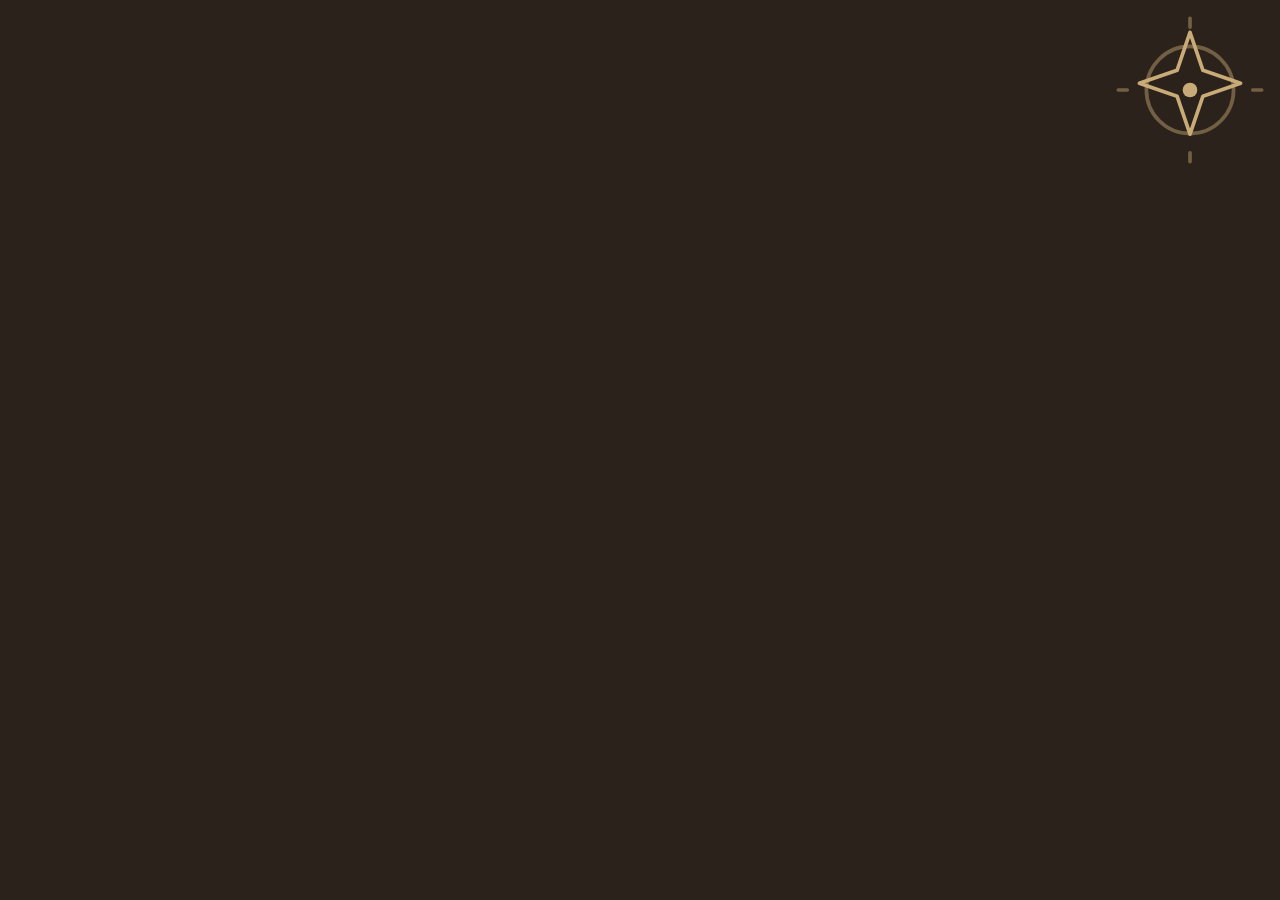
<file: assets/icon-source.html>
<!doctype html>
<html lang="ar" dir="rtl">
<head>
  <meta charset="utf-8">
  <meta name="robots" content="noindex, nofollow">
  <title>App icon source — not part of the invitation</title>
  <style>
    html, body {
      width: 180px;
      height: 180px;
      margin: 0;
      overflow: hidden;
      background: #2b231b;
    }
    img {
      display: block;
      width: 180px;
      height: 180px;
    }
  </style>
</head>
<body>
  <img src="favicon.svg" width="180" height="180" alt="">
</body>
</html>
</file>
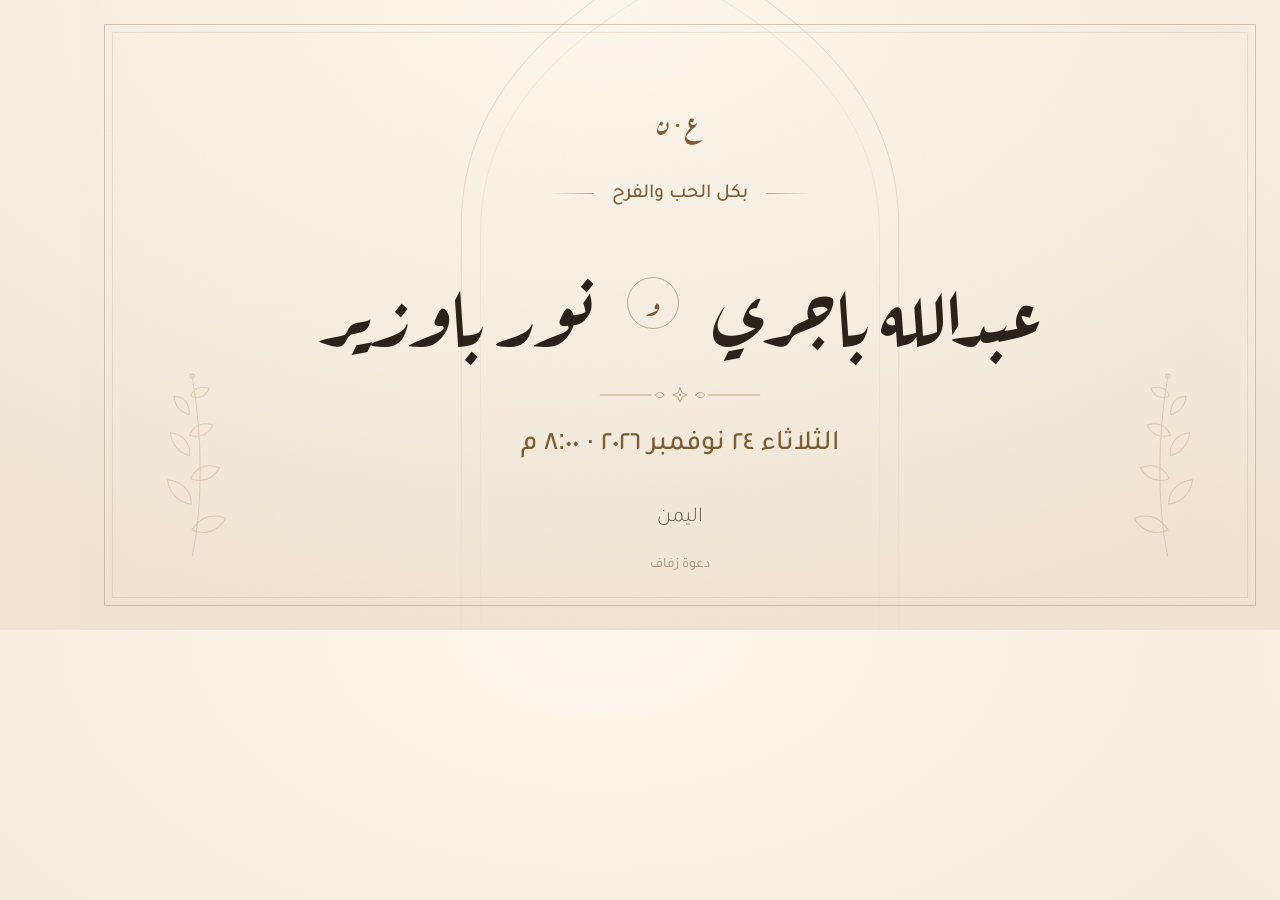
<file: assets/og-source.html>
<!doctype html>
<html lang="ar" dir="rtl">
<head>
  <meta charset="utf-8">
  <meta name="robots" content="noindex, nofollow">
  <title>Social preview source — not part of the invitation</title>
  <style>
    @font-face {
      font-family: "Aref Ruqaa";
      font-style: normal;
      font-weight: 400;
      src: url("fonts/aref-ruqaa-400-arabic.woff2") format("woff2");
    }
    @font-face {
      font-family: "Aref Ruqaa";
      font-style: normal;
      font-weight: 700;
      src: url("fonts/aref-ruqaa-700-arabic.woff2") format("woff2");
    }
    @font-face {
      font-family: "Tajawal";
      font-style: normal;
      font-weight: 300;
      src: url("fonts/tajawal-300-arabic.woff2") format("woff2");
    }
    @font-face {
      font-family: "Tajawal";
      font-style: normal;
      font-weight: 400;
      src: url("fonts/tajawal-400-arabic.woff2") format("woff2");
    }
    @font-face {
      font-family: "Tajawal";
      font-style: normal;
      font-weight: 500;
      src: url("fonts/tajawal-500-arabic.woff2") format("woff2");
    }

    * { box-sizing: border-box; }

    html,
    body {
      width: 1200px;
      height: 630px;
      margin: 0;
      overflow: hidden;
    }

    body {
      position: relative;
      display: grid;
      place-items: center;
      background:
        radial-gradient(90% 100% at 50% 0%, #fcf7ed 0%, #f5eddf 60%, #efe4d1 100%);
      color: #2b231b;
      font-family: "Tajawal", sans-serif;
    }

    .grain {
      position: absolute;
      inset: 0;
      opacity: 0.06;
      mix-blend-mode: multiply;
      background-image: url("data:image/svg+xml,%3Csvg xmlns='http://www.w3.org/2000/svg' width='180' height='180'%3E%3Cfilter id='n'%3E%3CfeTurbulence type='fractalNoise' baseFrequency='.82' numOctaves='4' stitchTiles='stitch'/%3E%3CfeColorMatrix type='saturate' values='0'/%3E%3C/filter%3E%3Crect width='100%25' height='100%25' filter='url(%23n)' opacity='.6'/%3E%3C/svg%3E");
    }

    .frame,
    .frame::before {
      position: absolute;
      border: 1px solid rgba(123, 94, 51, 0.3);
      pointer-events: none;
    }

    .frame {
      inset: 24px;
    }

    .frame::before {
      content: "";
      inset: 7px;
      border-color: rgba(123, 94, 51, 0.12);
    }

    .arch {
      position: absolute;
      inset-block-start: 50%;
      left: 50%;
      width: 560px;
      height: auto;
      transform: translate(-50%, -50%);
      color: #a8875a;
      opacity: 0.42;
    }

    .sprig {
      position: absolute;
      width: 92px;
      color: #a8875a;
      opacity: 0.3;
    }

    .sprig--a {
      inset-block-end: 66px;
      inset-inline-start: 78px;
      transform: rotate(-7deg);
    }

    .sprig--b {
      inset-block-end: 66px;
      inset-inline-end: 78px;
      transform: scaleX(-1) rotate(-7deg);
    }

    .content {
      position: relative;
      z-index: 1;
      display: flex;
      width: 100%;
      flex-direction: column;
      align-items: center;
      padding: 58px 100px 54px;
      text-align: center;
    }

    .monogram {
      color: #7b5e33;
      font-family: "Aref Ruqaa", serif;
      font-size: 27px;
      font-weight: 400;
      line-height: 1.35;
    }

    .eyebrow {
      display: flex;
      align-items: center;
      gap: 18px;
      margin-top: 10px;
      color: #7b5e33;
      font-size: 20px;
      font-weight: 500;
      line-height: 1.6;
    }

    .eyebrow::before,
    .eyebrow::after {
      content: "";
      width: 44px;
      height: 1px;
      background: linear-gradient(to left, transparent, rgba(123, 94, 51, 0.5));
    }

    .eyebrow::after {
      background: linear-gradient(to right, transparent, rgba(123, 94, 51, 0.5));
    }

    .names {
      display: flex;
      align-items: center;
      justify-content: center;
      gap: 34px;
      margin-top: 22px;
      white-space: nowrap;
    }

    .name {
      font-family: "Aref Ruqaa", serif;
      font-size: 82px;
      font-weight: 400;
      line-height: 1.35;
    }

    .amp {
      display: grid;
      width: 52px;
      height: 52px;
      flex: 0 0 auto;
      place-items: center;
      border: 1px solid rgba(123, 94, 51, 0.45);
      border-radius: 50%;
      color: #7b5e33;
      font-family: "Aref Ruqaa", serif;
      font-size: 27px;
      font-weight: 400;
      line-height: 1;
      transform: translateY(-4px);
    }

    .divider {
      width: 310px;
      height: 22px;
      margin-top: 22px;
      color: #a8875a;
    }

    .date {
      margin-top: 16px;
      color: #7b5e33;
      font-family: "Tajawal", sans-serif;
      font-size: 28px;
      font-weight: 500;
      line-height: 1.7;
    }

    .city {
      margin-top: 2px;
      color: #6d5f50;
      font-size: 21px;
      font-weight: 300;
      line-height: 1.7;
    }

    .footer {
      position: absolute;
      inset-block-end: 42px;
      inset-inline: 0;
      color: rgba(123, 94, 51, 0.62);
      font-size: 14px;
      font-weight: 400;
      text-align: center;
    }
  </style>
</head>
<body>
  <div class="grain"></div>
  <div class="frame"></div>

  <svg class="arch" viewBox="0 0 640 900" aria-hidden="true">
    <defs>
      <linearGradient id="fade" x1="0" y1="0" x2="0" y2="1">
        <stop offset="0" stop-color="#a8875a" stop-opacity=".9"/>
        <stop offset=".7" stop-color="#a8875a" stop-opacity=".35"/>
        <stop offset="1" stop-color="#a8875a" stop-opacity="0"/>
      </linearGradient>
    </defs>
    <g fill="none" stroke="url(#fade)" stroke-linecap="round">
      <path d="M70 880V350C70 210 160 116 320 30c160 86 250 180 250 320v530"/>
      <path d="M92 880V356C92 228 174 140 320 62c146 78 228 166 228 294v524" opacity=".5"/>
    </g>
    <g fill="none" stroke="#a8875a" stroke-width="1" opacity=".85">
      <path d="M320 8l4 11 11 4-11 4-4 11-4-11-11-4 11-4z" fill="#a8875a" stroke="none"/>
      <circle cx="320" cy="42" r="1.6" fill="#a8875a"/>
    </g>
  </svg>

  <svg class="sprig sprig--a" viewBox="0 0 100 224" aria-hidden="true">
    <g fill="none" stroke="#a8875a" stroke-width="1.1" stroke-linecap="round" stroke-linejoin="round">
      <path d="M50 216C46 166 52 96 74 22"/>
      <path d="M54 188c-16 4-28-2-35-17 15-4 28 2 35 17Z"/>
      <path d="M58 160c14 0 25-8 29-23-16 0-27 8-29 23Z"/>
      <path d="M62 133c-14 3-24-3-30-16 14-3 26 2 30 16Z"/>
      <path d="M66 108c12-1 21-9 24-22-14 0-23 8-24 22Z"/>
      <path d="M69 86c-11 2-20-3-24-14 12-2 21 2 24 14Z"/>
      <path d="M72 64c10-2 17-8 19-18-11-1-18 6-19 18Z"/>
      <path d="M73 44c-9 2-16-2-19-11 9-2 17 1 19 11Z"/>
      <circle cx="74" cy="22" r="2.2"/>
    </g>
  </svg>

  <svg class="sprig sprig--b" viewBox="0 0 100 224" aria-hidden="true">
    <g fill="none" stroke="#a8875a" stroke-width="1.1" stroke-linecap="round" stroke-linejoin="round">
      <path d="M50 216C46 166 52 96 74 22"/>
      <path d="M54 188c-16 4-28-2-35-17 15-4 28 2 35 17Z"/>
      <path d="M58 160c14 0 25-8 29-23-16 0-27 8-29 23Z"/>
      <path d="M62 133c-14 3-24-3-30-16 14-3 26 2 30 16Z"/>
      <path d="M66 108c12-1 21-9 24-22-14 0-23 8-24 22Z"/>
      <path d="M69 86c-11 2-20-3-24-14 12-2 21 2 24 14Z"/>
      <path d="M72 64c10-2 17-8 19-18-11-1-18 6-19 18Z"/>
      <path d="M73 44c-9 2-16-2-19-11 9-2 17 1 19 11Z"/>
      <circle cx="74" cy="22" r="2.2"/>
    </g>
  </svg>

  <div class="content">
    <p class="monogram" data-og="monogram">ع · ن</p>
    <p class="eyebrow">بكل الحب والفرح</p>
    <div class="names">
      <span class="name" data-og="groom">عبدالله باجري</span>
      <span class="amp">و</span>
      <span class="name" data-og="bride">نور باوزير</span>
    </div>

    <svg class="divider" viewBox="0 0 240 32" aria-hidden="true">
      <g fill="none" stroke="#a8875a" stroke-width="1" stroke-linecap="round">
        <path d="M4 16h74"/>
        <path d="M162 16h74"/>
        <path d="M84 16c4-5 9-5 13 0-4 5-9 5-13 0Z"/>
        <path d="M143 16c4-5 9-5 13 0-4 5-9 5-13 0Z"/>
        <path d="M120 5.5l3 7.5 7.5 3-7.5 3-3 7.5-3-7.5-7.5-3 7.5-3z"/>
        <circle cx="120" cy="16" r="1.5" fill="#a8875a" stroke="none"/>
      </g>
    </svg>

    <p class="date" data-og="date">الثلاثاء ٢٤ نوفمبر ٢٠٢٦ · ٨:٠٠ م</p>
    <p class="city" data-og="city">اليمن</p>
  </div>

  <p class="footer">دعوة زفاف</p>
</body>
</html>
</file>
<file: css/styles.css>
/* ==========================================================================
   ABDULLAH & NOOR — WEDDING INVITATION
   A two-state invitation booklet: closed envelope → opened stationery.
   ========================================================================== */

/* ── Fonts ───────────────────────────────────────────────────────────────── */
@font-face {
  font-family: "Aref Ruqaa";
  font-style: normal;
  font-weight: 400;
  font-display: swap;
  src: url("../assets/fonts/aref-ruqaa-400-arabic.woff2") format("woff2");
  unicode-range: U+0600-06FF, U+0750-077F, U+0870-0891, U+0897-08E1,
    U+08E3-08FF, U+200C-200E, U+2010-2011, U+204F, U+2E41, U+FB50-FDFF,
    U+FE70-FE74, U+FE76-FEFC, U+102E0-102FB, U+10E60-10E7E, U+10EC2-10EC7,
    U+10EC9-10EEE, U+10EF0-10EFF, U+1EE00-1EE03, U+1EE05-1EE1F, U+1EE21-1EE22,
    U+1EE24, U+1EE27, U+1EE29-1EE32, U+1EE34-1EE37, U+1EE39, U+1EE3B, U+1EE42,
    U+1EE47, U+1EE49, U+1EE4B, U+1EE4D-1EE4F, U+1EE51-1EE52, U+1EE54, U+1EE57,
    U+1EE59, U+1EE5B, U+1EE5D, U+1EE5F, U+1EE61-1EE62, U+1EE64, U+1EE67-1EE6A,
    U+1EE6C-1EE72, U+1EE74-1EE77, U+1EE79-1EE7C, U+1EE7E, U+1EE80-1EE89,
    U+1EE8B-1EE9B, U+1EEA1-1EEA3, U+1EEA5-1EEA9, U+1EEAB-1EEBB, U+1EEF0-1EEF1;
}
@font-face {
  font-family: "Aref Ruqaa";
  font-style: normal;
  font-weight: 400;
  font-display: swap;
  src: url("../assets/fonts/aref-ruqaa-400-latin.woff2") format("woff2");
  unicode-range: U+0000-00FF, U+0131, U+0152-0153, U+02BB-02BC, U+02C6, U+02DA,
    U+02DC, U+0304, U+0308, U+0329, U+2000-206F, U+20AC, U+2122, U+2191, U+2193,
    U+2212, U+2215, U+FEFF, U+FFFD;
}
@font-face {
  font-family: "Aref Ruqaa";
  font-style: normal;
  font-weight: 700;
  font-display: swap;
  src: url("../assets/fonts/aref-ruqaa-700-arabic.woff2") format("woff2");
  unicode-range: U+0600-06FF, U+0750-077F, U+0870-0891, U+0897-08E1,
    U+08E3-08FF, U+200C-200E, U+2010-2011, U+204F, U+2E41, U+FB50-FDFF,
    U+FE70-FE74, U+FE76-FEFC, U+102E0-102FB, U+10E60-10E7E, U+10EC2-10EC7,
    U+10EC9-10EEE, U+10EF0-10EFF, U+1EE00-1EE03, U+1EE05-1EE1F, U+1EE21-1EE22,
    U+1EE24, U+1EE27, U+1EE29-1EE32, U+1EE34-1EE37, U+1EE39, U+1EE3B, U+1EE42,
    U+1EE47, U+1EE49, U+1EE4B, U+1EE4D-1EE4F, U+1EE51-1EE52, U+1EE54, U+1EE57,
    U+1EE59, U+1EE5B, U+1EE5D, U+1EE5F, U+1EE61-1EE62, U+1EE64, U+1EE67-1EE6A,
    U+1EE6C-1EE72, U+1EE74-1EE77, U+1EE79-1EE7C, U+1EE7E, U+1EE80-1EE89,
    U+1EE8B-1EE9B, U+1EEA1-1EEA3, U+1EEA5-1EEA9, U+1EEAB-1EEBB, U+1EEF0-1EEF1;
}
@font-face {
  font-family: "Aref Ruqaa";
  font-style: normal;
  font-weight: 700;
  font-display: swap;
  src: url("../assets/fonts/aref-ruqaa-700-latin.woff2") format("woff2");
  unicode-range: U+0000-00FF, U+0131, U+0152-0153, U+02BB-02BC, U+02C6, U+02DA,
    U+02DC, U+0304, U+0308, U+0329, U+2000-206F, U+20AC, U+2122, U+2191, U+2193,
    U+2212, U+2215, U+FEFF, U+FFFD;
}
@font-face {
  font-family: "Tajawal";
  font-style: normal;
  font-weight: 300;
  font-display: swap;
  src: url("../assets/fonts/tajawal-300-arabic.woff2") format("woff2");
  unicode-range: U+0600-06FF, U+0750-077F, U+0870-0891, U+0897-08E1,
    U+08E3-08FF, U+200C-200E, U+2010-2011, U+204F, U+2E41, U+FB50-FDFF,
    U+FE70-FE74, U+FE76-FEFC, U+102E0-102FB, U+10E60-10E7E, U+10EC2-10EC7,
    U+10EC9-10EEE, U+10EF0-10EFF, U+1EE00-1EE03, U+1EE05-1EE1F, U+1EE21-1EE22,
    U+1EE24, U+1EE27, U+1EE29-1EE32, U+1EE34-1EE37, U+1EE39, U+1EE3B, U+1EE42,
    U+1EE47, U+1EE49, U+1EE4B, U+1EE4D-1EE4F, U+1EE51-1EE52, U+1EE54, U+1EE57,
    U+1EE59, U+1EE5B, U+1EE5D, U+1EE5F, U+1EE61-1EE62, U+1EE64, U+1EE67-1EE6A,
    U+1EE6C-1EE72, U+1EE74-1EE77, U+1EE79-1EE7C, U+1EE7E, U+1EE80-1EE89,
    U+1EE8B-1EE9B, U+1EEA1-1EEA3, U+1EEA5-1EEA9, U+1EEAB-1EEBB, U+1EEF0-1EEF1;
}
@font-face {
  font-family: "Tajawal";
  font-style: normal;
  font-weight: 400;
  font-display: swap;
  src: url("../assets/fonts/tajawal-400-arabic.woff2") format("woff2");
  unicode-range: U+0600-06FF, U+0750-077F, U+0870-0891, U+0897-08E1,
    U+08E3-08FF, U+200C-200E, U+2010-2011, U+204F, U+2E41, U+FB50-FDFF,
    U+FE70-FE74, U+FE76-FEFC, U+102E0-102FB, U+10E60-10E7E, U+10EC2-10EC7,
    U+10EC9-10EEE, U+10EF0-10EFF, U+1EE00-1EE03, U+1EE05-1EE1F, U+1EE21-1EE22,
    U+1EE24, U+1EE27, U+1EE29-1EE32, U+1EE34-1EE37, U+1EE39, U+1EE3B, U+1EE42,
    U+1EE47, U+1EE49, U+1EE4B, U+1EE4D-1EE4F, U+1EE51-1EE52, U+1EE54, U+1EE57,
    U+1EE59, U+1EE5B, U+1EE5D, U+1EE5F, U+1EE61-1EE62, U+1EE64, U+1EE67-1EE6A,
    U+1EE6C-1EE72, U+1EE74-1EE77, U+1EE79-1EE7C, U+1EE7E, U+1EE80-1EE89,
    U+1EE8B-1EE9B, U+1EEA1-1EEA3, U+1EEA5-1EEA9, U+1EEAB-1EEBB, U+1EEF0-1EEF1;
}
@font-face {
  font-family: "Tajawal";
  font-style: normal;
  font-weight: 500;
  font-display: swap;
  src: url("../assets/fonts/tajawal-500-arabic.woff2") format("woff2");
  unicode-range: U+0600-06FF, U+0750-077F, U+0870-0891, U+0897-08E1,
    U+08E3-08FF, U+200C-200E, U+2010-2011, U+204F, U+2E41, U+FB50-FDFF,
    U+FE70-FE74, U+FE76-FEFC, U+102E0-102FB, U+10E60-10E7E, U+10EC2-10EC7,
    U+10EC9-10EEE, U+10EF0-10EFF, U+1EE00-1EE03, U+1EE05-1EE1F, U+1EE21-1EE22,
    U+1EE24, U+1EE27, U+1EE29-1EE32, U+1EE34-1EE37, U+1EE39, U+1EE3B, U+1EE42,
    U+1EE47, U+1EE49, U+1EE4B, U+1EE4D-1EE4F, U+1EE51-1EE52, U+1EE54, U+1EE57,
    U+1EE59, U+1EE5B, U+1EE5D, U+1EE5F, U+1EE61-1EE62, U+1EE64, U+1EE67-1EE6A,
    U+1EE6C-1EE72, U+1EE74-1EE77, U+1EE79-1EE7C, U+1EE7E, U+1EE80-1EE89,
    U+1EE8B-1EE9B, U+1EEA1-1EEA3, U+1EEA5-1EEA9, U+1EEAB-1EEBB, U+1EEF0-1EEF1;
}
@font-face {
  font-family: "Amiri Quran";
  font-style: normal;
  font-weight: 400;
  font-display: swap;
  src: url("../assets/fonts/amiri-quran-400-arabic.woff2") format("woff2");
  unicode-range: U+0600-06FF, U+0750-077F, U+0870-0891, U+0897-08E1,
    U+08E3-08FF, U+200C-200E, U+2010-2011, U+204F, U+2E41, U+FB50-FDFF,
    U+FE70-FE74, U+FE76-FEFC, U+102E0-102FB, U+10E60-10E7E, U+10EC2-10EC7,
    U+10EC9-10EEE, U+10EF0-10EFF, U+1EE00-1EE03, U+1EE05-1EE1F, U+1EE21-1EE22,
    U+1EE24, U+1EE27, U+1EE29-1EE32, U+1EE34-1EE37, U+1EE39, U+1EE3B, U+1EE42,
    U+1EE47, U+1EE49, U+1EE4B, U+1EE4D-1EE4F, U+1EE51-1EE52, U+1EE54, U+1EE57,
    U+1EE59, U+1EE5B, U+1EE5D, U+1EE5F, U+1EE61-1EE62, U+1EE64, U+1EE67-1EE6A,
    U+1EE6C-1EE72, U+1EE74-1EE77, U+1EE79-1EE7C, U+1EE7E, U+1EE80-1EE89,
    U+1EE8B-1EE9B, U+1EEA1-1EEA3, U+1EEA5-1EEA9, U+1EEAB-1EEBB, U+1EEF0-1EEF1;
}

/* ── Tokens ──────────────────────────────────────────────────────────────── */
:root {
  --ivory: #f8f2e7;
  --paper: #fcf8f0;
  --paper-deep: #f3e8d6;
  --champagne: #ebe0cc;
  --ink: #2b231b;
  --ink-soft: #4d4032;
  --muted: #6f6151;
  --gold: #a8875a;
  --gold-ink: #7a5c31;
  --gold-light: #d7bd8b;
  --line: rgba(122, 92, 49, 0.28);
  --line-soft: rgba(122, 92, 49, 0.13);
  --dark: #281f17;
  --shadow-booklet: 0 35px 80px -30px rgba(43, 35, 27, 0.55),
    0 4px 18px rgba(43, 35, 27, 0.12);
  --shadow-envelope: 0 34px 50px -26px rgba(43, 35, 27, 0.55);
  --font-display: "Aref Ruqaa", "Amiri", "Times New Roman", serif;
  --font-body: "Tajawal", "Segoe UI", Tahoma, sans-serif;
  --font-quran: "Amiri Quran", "Amiri", serif;
  --ease: cubic-bezier(0.22, 0.61, 0.36, 1);
  --ease-out: cubic-bezier(0.16, 1, 0.3, 1);
}

/* ── Reset & base ────────────────────────────────────────────────────────── */
*,
*::before,
*::after {
  box-sizing: border-box;
}

html,
body {
  height: 100%;
}

html {
  -webkit-text-size-adjust: 100%;
}

body {
  margin: 0;
  overflow: hidden;
  background: var(--champagne);
  color: var(--ink);
  font-family: var(--font-body);
  font-size: 16px;
  font-weight: 400;
  line-height: 1.9;
  -webkit-font-smoothing: antialiased;
  -moz-osx-font-smoothing: grayscale;
  text-rendering: optimizeLegibility;
}

html:not(.js) body,
html.boot-failed body {
  height: auto;
  overflow-y: auto;
}

/* A quiet paper grain over the whole piece. */
body::after {
  content: "";
  position: fixed;
  inset: 0;
  z-index: 90;
  pointer-events: none;
  opacity: 0.05;
  mix-blend-mode: multiply;
  background-image: url("data:image/svg+xml,%3Csvg xmlns='http://www.w3.org/2000/svg' width='180' height='180'%3E%3Cfilter id='n'%3E%3CfeTurbulence type='fractalNoise' baseFrequency='.82' numOctaves='4' stitchTiles='stitch'/%3E%3CfeColorMatrix type='saturate' values='0'/%3E%3C/filter%3E%3Crect width='100%25' height='100%25' filter='url(%23n)' opacity='.6'/%3E%3C/svg%3E");
}

h1,
h2,
h3,
p,
figure,
blockquote,
dl,
dd {
  margin: 0;
}

h1,
h2,
h3 {
  font-weight: 400;
  line-height: 1.4;
}

a {
  color: inherit;
  text-decoration: none;
}

button {
  font: inherit;
  color: inherit;
}

svg {
  display: block;
}

::selection {
  background: var(--gold-light);
  color: var(--ink);
}

:focus-visible {
  outline: 2px solid var(--gold-ink);
  outline-offset: 4px;
}

[hidden] {
  display: none !important;
}

.svg-defs {
  position: absolute;
  width: 0;
  height: 0;
  overflow: hidden;
}

.sr-only {
  position: absolute !important;
  width: 1px;
  height: 1px;
  padding: 0;
  margin: -1px;
  overflow: hidden;
  clip: rect(0 0 0 0);
  clip-path: inset(50%);
  white-space: nowrap;
  border: 0;
}

.eyebrow {
  display: flex;
  align-items: center;
  justify-content: center;
  gap: 12px;
  color: var(--gold-ink);
  font-family: var(--font-body);
  font-size: clamp(0.62rem, 0.9vw, 0.72rem);
  font-weight: 500;
  line-height: 1.8;
}

.eyebrow::before,
.eyebrow::after {
  content: "";
  width: clamp(20px, 3.5vw, 34px);
  height: 1px;
  background: linear-gradient(to left, transparent, var(--line));
}

.eyebrow::after {
  background: linear-gradient(to right, transparent, var(--line));
}

/* ── Shared button ───────────────────────────────────────────────────────── */
.btn {
  display: inline-flex;
  align-items: center;
  justify-content: center;
  gap: 9px;
  min-height: 48px;
  padding: 12px 26px;
  border: 1px solid transparent;
  border-radius: 2px;
  font-family: var(--font-body);
  font-size: 0.86rem;
  font-weight: 500;
  line-height: 1;
  text-align: center;
  cursor: pointer;
  -webkit-tap-highlight-color: transparent;
  transition:
    background-color 0.4s var(--ease),
    color 0.4s var(--ease),
    border-color 0.4s var(--ease),
    transform 0.25s var(--ease),
    box-shadow 0.4s var(--ease);
}

.btn svg {
  width: 17px;
  height: 17px;
  flex: 0 0 auto;
}

.btn:active {
  transform: translateY(1px);
}

.btn:focus-visible {
  outline: 2px solid var(--gold);
  outline-offset: 4px;
}

.btn[disabled] {
  opacity: 0.55;
  cursor: not-allowed;
}

.btn--primary {
  background: var(--ink);
  color: var(--ivory);
  box-shadow:
    inset 0 0 0 1px rgba(215, 189, 139, 0.22),
    0 15px 30px -22px rgba(43, 35, 27, 0.9);
}

.btn--primary:hover {
  background: #3a2d22;
}

/* ── Backdrop ────────────────────────────────────────────────────────────── */
.experience {
  position: fixed;
  inset: 0;
  z-index: 1;
  display: grid;
  place-items: center;
  overflow: hidden;
  padding:
    max(8px, env(safe-area-inset-top))
    max(8px, env(safe-area-inset-right))
    max(8px, env(safe-area-inset-bottom))
    max(8px, env(safe-area-inset-left));
  background:
    radial-gradient(85% 70% at 50% 34%, #fcf7ed 0%, #f3e8d7 52%, #e7d7be 100%);
}

.ambient {
  position: absolute;
  inset: 0;
  z-index: 0;
  overflow: hidden;
  pointer-events: none;
}

.ambient__frame {
  position: absolute;
  inset: clamp(14px, 2vw, 26px);
  border: 1px solid rgba(122, 92, 49, 0.16);
  display: none;
}

.ambient__frame::before {
  content: "";
  position: absolute;
  inset: 6px;
  border: 1px solid rgba(122, 92, 49, 0.06);
}

.ambient__arch {
  position: absolute;
  inset-block-start: 47%;
  left: 50%;
  width: min(68vw, 880px);
  height: auto;
  transform: translate(-50%, -50%);
  color: var(--gold);
  opacity: 0.11;
  display: none;
}

.ambient__sprig {
  position: absolute;
  width: clamp(84px, 9vw, 140px);
  color: var(--gold);
  opacity: 0.19;
  display: none;
}

.ambient__sprig--a {
  inset-block-start: 11%;
  inset-inline-start: 3%;
  transform: rotate(-7deg);
}

.ambient__sprig--b {
  inset-block-end: 9%;
  inset-inline-end: 3%;
  transform: scaleX(-1) rotate(-6deg);
}

@media (min-width: 760px) and (min-height: 561px) {
  .experience {
    padding: clamp(20px, 4vh, 44px) clamp(20px, 4vw, 54px);
  }

  .ambient__frame,
  .ambient__arch,
  .ambient__sprig {
    display: block;
  }
}

/* ── Closed envelope ─────────────────────────────────────────────────────── */
.envelope-scene {
  position: absolute;
  inset: 0;
  z-index: 2;
  display: grid;
  place-items: center;
  overflow-y: auto;
  padding:
    max(18px, calc(env(safe-area-inset-top) + 12px))
    16px
    max(18px, calc(env(safe-area-inset-bottom) + 12px));
  scrollbar-width: none;
  transition:
    opacity 0.5s ease,
    transform 0.85s var(--ease);
}

.envelope-scene::-webkit-scrollbar {
  display: none;
}

.envelope-scene__inner {
  display: flex;
  width: min(100%, 540px);
  flex-direction: column;
  align-items: center;
  gap: clamp(6px, 1.4vh, 12px);
  padding-block: clamp(16px, 4vh, 30px);
  text-align: center;
}

.envelope-scene__top {
  display: flex;
  align-items: center;
  gap: 14px;
  color: var(--gold-ink);
}

.envelope-scene__rule {
  width: clamp(26px, 7vw, 46px);
  height: 1px;
  background: var(--line);
}

.envelope-scene__monogram {
  font-family: var(--font-display);
  font-size: 1.02rem;
  font-weight: 400;
  line-height: 1.2;
}

.envelope-scene__eyebrow {
  color: var(--gold-ink);
  font-size: clamp(0.7rem, 1.1vw, 0.8rem);
  font-weight: 400;
  line-height: 1.7;
}

.envelope-stage {
  position: relative;
  width: min(84vw, 470px);
  aspect-ratio: 1.45;
  perspective: 1400px;
  margin-block: clamp(2px, 1vh, 8px);
}

.envelope-object {
  position: relative;
  display: block;
  width: 100%;
  height: 100%;
  padding: 0;
  border: 0;
  background: transparent;
  cursor: pointer;
  filter: drop-shadow(var(--shadow-envelope));
  transform-style: preserve-3d;
  transition:
    transform 0.6s var(--ease),
    filter 0.6s var(--ease);
  -webkit-tap-highlight-color: transparent;
}

.envelope-object:hover {
  transform: translateY(-4px) scale(1.006);
  filter: drop-shadow(0 42px 55px -30px rgba(43, 35, 27, 0.6));
}

.envelope-object:focus-visible {
  outline: 2px solid var(--gold-ink);
  outline-offset: 9px;
  border-radius: 3px;
}

.experience.is-opening .envelope-object {
  cursor: default;
}

.env-back {
  position: absolute;
  inset: 0;
  z-index: 1;
  border-radius: 2px;
  background: linear-gradient(150deg, #f4e8d5 0%, #e6d5bb 100%);
  box-shadow:
    inset 0 0 0 1px rgba(122, 92, 49, 0.16),
    inset 0 0 60px rgba(122, 92, 49, 0.07);
}

.env-back::after {
  content: "";
  position: absolute;
  inset: 10px;
  border: 1px solid rgba(168, 135, 90, 0.18);
}

.env-front {
  position: absolute;
  inset: 0;
  z-index: 3;
  overflow: hidden;
  border-radius: 2px;
  background: linear-gradient(165deg, #f7eddd 0%, #ebdac1 100%);
  box-shadow: inset 0 -24px 34px -30px rgba(43, 35, 27, 0.42);
}

.env-front::before {
  content: "";
  position: absolute;
  inset: 0;
  background:
    linear-gradient(
      to bottom right,
      transparent calc(50% - 0.5px),
      rgba(122, 92, 49, 0.17) calc(50% - 0.5px),
      rgba(122, 92, 49, 0.17) calc(50% + 0.5px),
      transparent calc(50% + 0.5px)
    ),
    linear-gradient(
      to bottom left,
      transparent calc(50% - 0.5px),
      rgba(122, 92, 49, 0.17) calc(50% - 0.5px),
      rgba(122, 92, 49, 0.17) calc(50% + 0.5px),
      transparent calc(50% + 0.5px)
    );
}

.env-front::after {
  content: "";
  position: absolute;
  inset: 0;
  background: linear-gradient(
    115deg,
    rgba(255, 255, 255, 0.42) 0%,
    rgba(255, 255, 255, 0) 40%,
    rgba(122, 92, 49, 0.05) 100%
  );
}

.env-flap {
  position: absolute;
  inset: 0 0 auto;
  z-index: 4;
  height: 62%;
  clip-path: polygon(0 0, 100% 0, 50% 100%);
  background: linear-gradient(180deg, #faf2e4 0%, #ead9bf 100%);
  transform-origin: top center;
  backface-visibility: hidden;
  filter: drop-shadow(0 7px 5px rgba(43, 35, 27, 0.12));
  transition: transform 0.9s cubic-bezier(0.68, 0.02, 0.24, 1) 0.08s;
}

.env-flap::after {
  content: "";
  position: absolute;
  inset: 0;
  clip-path: inherit;
  background: linear-gradient(115deg, rgba(255, 255, 255, 0.46), transparent 46%);
}

.env-flap__word {
  position: absolute;
  inset-block-start: 17%;
  left: 50%;
  z-index: 1;
  color: rgba(122, 92, 49, 0.58);
  font-family: var(--font-body);
  font-size: clamp(0.68rem, 1.1vw, 0.78rem);
  font-weight: 500;
  line-height: 1;
  transform: translateX(-50%);
  white-space: nowrap;
}

.env-letter {
  position: absolute;
  inset: 7% 8%;
  z-index: 2;
  display: flex;
  flex-direction: column;
  align-items: center;
  justify-content: center;
  overflow: hidden;
  gap: clamp(2px, 0.5vh, 5px);
  border: 1px solid rgba(168, 135, 90, 0.44);
  border-radius: 1px;
  background: linear-gradient(180deg, #fdfaf3 0%, #f7eedf 100%);
  box-shadow: 0 16px 28px -18px rgba(43, 35, 27, 0.36);
  opacity: 0;
  transform: translateY(2%) scale(0.98);
  transition:
    transform 0.9s var(--ease-out) 0.25s,
    opacity 0.3s ease 0.24s;
}

.env-letter__frame {
  position: absolute;
  inset: 6px;
  border: 1px solid rgba(168, 135, 90, 0.2);
  pointer-events: none;
}

.env-letter__monogram {
  color: var(--gold-ink);
  font-family: var(--font-display);
  font-size: clamp(0.95rem, 1.8vw, 1.35rem);
  font-weight: 700;
  line-height: 1.3;
}

.env-letter__eyebrow {
  color: var(--muted);
  font-size: clamp(0.48rem, 0.8vw, 0.6rem);
  font-weight: 400;
  line-height: 1.5;
}

.env-letter__names {
  margin-top: 2px;
  color: var(--ink);
  font-family: var(--font-display);
  font-size: clamp(0.92rem, 1.7vw, 1.3rem);
  font-weight: 400;
  line-height: 1.5;
  overflow-wrap: break-word;
}

.env-letter__date {
  color: var(--gold-ink);
  font-size: clamp(0.44rem, 0.72vw, 0.55rem);
  font-weight: 300;
  line-height: 1.5;
}

.env-letter__ornament {
  width: clamp(62px, 10vw, 92px);
  height: 12px;
  margin-top: 2px;
  color: var(--gold);
  opacity: 0.8;
}

/* Organic wax seal — the visual centrepiece of the envelope. */
.seal {
  --seal-size: clamp(58px, 9vw, 70px);
  position: absolute;
  inset-block-start: calc(62% - var(--seal-size) / 2);
  left: 50%;
  z-index: 6;
  display: grid;
  width: var(--seal-size);
  height: var(--seal-size);
  place-items: center;
  border: 0;
  border-radius: 48% 52% 50% 50% / 52% 48% 52% 48%;
  background:
    radial-gradient(circle at 34% 28%, #e6ce9d 0%, #c19c63 48%, #99733f 100%);
  color: #372716;
  box-shadow:
    inset 0 0 0 1px rgba(255, 255, 255, 0.42),
    inset 0 0 0 7px rgba(255, 255, 255, 0.1),
    0 13px 22px -8px rgba(0, 0, 0, 0.44);
  transform: translateX(-50%) scale(1) rotate(0);
  pointer-events: none;
  transition:
    transform 0.4s var(--ease),
    opacity 0.3s ease;
}

.seal__ring {
  position: absolute;
  inset: 8px;
  border: 1px dashed rgba(55, 39, 22, 0.42);
  border-radius: 50%;
}

.seal__text {
  position: relative;
  z-index: 1;
  font-family: var(--font-display);
  font-size: clamp(0.8rem, 1.35vw, 1rem);
  font-weight: 700;
  line-height: 1;
}

.experience.is-opening .seal {
  opacity: 0;
  transform: translateX(-50%) scale(0.55) rotate(-16deg);
}

.envelope-scene__couple {
  margin-top: clamp(2px, 0.8vh, 6px);
}

.envelope-scene__names {
  color: var(--ink);
  font-family: var(--font-display);
  font-size: clamp(1.25rem, 2.2vw, 1.55rem);
  font-weight: 400;
  line-height: 1.6;
  overflow-wrap: break-word;
}

.envelope-scene__date {
  margin-top: 1px;
  color: var(--gold-ink);
  font-size: 0.66rem;
  font-weight: 300;
  line-height: 1.6;
}

.envelope-scene__cta {
  margin-top: clamp(4px, 1vh, 10px);
  min-width: 190px;
}

.envelope-scene__hint {
  color: var(--muted);
  font-size: 0.64rem;
  font-weight: 300;
  line-height: 1.7;
}

.experience.is-opening .envelope-scene__top,
.experience.is-opening .envelope-scene__eyebrow,
.experience.is-opening .envelope-scene__couple,
.experience.is-opening .envelope-scene__cta,
.experience.is-opening .envelope-scene__hint {
  opacity: 0;
  transform: translateY(-7px);
  pointer-events: none;
  transition:
    opacity 0.32s ease,
    transform 0.32s ease;
}

.experience.is-opening .env-flap {
  transform: rotateX(-172deg);
}

.experience.is-opening .env-letter {
  opacity: 1;
  z-index: 5;
  transform: translateY(-58%) scale(1.055);
}

.experience.is-unfolding .envelope-scene {
  opacity: 0;
  transform: translateY(24px) scale(0.965);
  pointer-events: none;
}

.experience.is-unfolding .env-letter {
  opacity: 0;
  transform: translateY(-70%) scale(1.1);
  transition:
    opacity 0.3s ease,
    transform 0.45s var(--ease);
}

/* ── Booklet shell ───────────────────────────────────────────────────────── */
.booklet {
  position: relative;
  z-index: 3;
  display: grid;
  width: 100%;
  height: 100%;
  place-items: center;
  perspective: 1800px;
  opacity: 0;
  pointer-events: none;
  transition: opacity 0.35s ease;
}

.experience.is-unfolding .booklet {
  opacity: 1;
}

.experience.is-finished .booklet {
  pointer-events: auto;
}

.booklet__shell {
  position: relative;
  display: flex;
  width: min(100%, 1120px);
  height: min(100%, 760px);
  flex-direction: column;
  border: 1px solid transparent;
  border-radius: 2px;
  background: transparent;
  box-shadow: none;
  transform-style: preserve-3d;
  transition:
    background-color 0.45s ease,
    border-color 0.5s ease,
    box-shadow 0.9s var(--ease);
}

.experience.is-finished .booklet__shell {
  border-color: rgba(122, 92, 49, 0.32);
  background: var(--paper);
  box-shadow:
    var(--shadow-booklet),
    0 2px 0 rgba(255, 255, 255, 0.65),
    0 5px 0 rgba(122, 92, 49, 0.07);
}

.booklet__clip {
  position: relative;
  flex: 1;
  min-height: 0;
}

.booklet__spread {
  position: relative;
  display: grid;
  grid-template-columns: 55fr 45fr;
  width: 100%;
  height: 100%;
  background: var(--paper);
  /* Start as the closed, portrait half-card at the envelope's centre. */
  transform: translateY(8vh) scale(0.66);
  transform-style: preserve-3d;
  transition: transform 1.05s var(--ease-out);
}

.experience.is-open .booklet__spread {
  transform: translateX(0) scale(1);
}

/* ── Pages ───────────────────────────────────────────────────────────────── */
.page {
  position: relative;
  height: 100%;
  overflow: hidden;
  background: var(--paper);
}

.page:focus {
  outline: none;
}

.page--invitation {
  background:
    radial-gradient(74% 62% at 92% 7%, rgba(214, 189, 147, 0.22) 0%, transparent 66%),
    radial-gradient(60% 55% at 7% 95%, rgba(220, 198, 160, 0.2) 0%, transparent 68%),
    radial-gradient(58% 46% at 15% 6%, rgba(255, 251, 242, 0.8) 0%, transparent 74%),
    linear-gradient(145deg, #fdfaf3 0%, #f8efdf 56%, #f3e7d4 100%);
  box-shadow: 0 24px 58px -32px rgba(43, 35, 27, 0.5);
}

.page--invitation::before {
  content: "";
  position: absolute;
  inset: 0;
  z-index: 0;
  opacity: 0.14;
  mix-blend-mode: multiply;
  pointer-events: none;
  background-image: url("data:image/svg+xml,%3Csvg xmlns='http://www.w3.org/2000/svg' width='220' height='220'%3E%3Cfilter id='paper'%3E%3CfeTurbulence type='fractalNoise' baseFrequency='.68' numOctaves='3' stitchTiles='stitch'/%3E%3CfeColorMatrix type='saturate' values='0'/%3E%3C/filter%3E%3Crect width='100%25' height='100%25' filter='url(%23paper)' opacity='.58'/%3E%3C/svg%3E");
}

.page--details {
  background:
    linear-gradient(225deg, #fbf7ee 0%, #f2e6d3 100%);
  box-shadow: 0 24px 58px -32px rgba(43, 35, 27, 0.4);
  transform-origin: right center;
  transform: rotateY(-96deg);
  backface-visibility: hidden;
  transition: transform 1.05s var(--ease-out);
  z-index: 2;
}

.experience.is-open .page--details {
  transform: rotateY(0);
}

.page--invitation::after,
.page--details::after {
  content: "";
  position: absolute;
  inset-block: 0;
  z-index: 4;
  width: 26px;
  pointer-events: none;
}

.page--invitation::after {
  left: 0;
  background: linear-gradient(to right, rgba(43, 35, 27, 0.13), transparent);
}

.page--details::after {
  right: 0;
  background: linear-gradient(to left, rgba(43, 35, 27, 0.1), transparent);
}

.page__frame {
  position: absolute;
  inset: clamp(10px, 1.3vw, 18px);
  z-index: 7;
  border: 1px solid rgba(122, 92, 49, 0.3);
  pointer-events: none;
}

.page__frame::before {
  content: "";
  position: absolute;
  inset: 5px;
  border: 1px solid rgba(122, 92, 49, 0.08);
}

.page__frame::after {
  content: "";
  position: absolute;
  top: -3.5px;
  left: 50%;
  width: 6px;
  height: 6px;
  border: 1px solid rgba(168, 135, 90, 0.7);
  background: var(--paper);
  transform: translateX(-50%) rotate(45deg);
}

.page__arch {
  position: absolute;
  inset-block-start: 3%;
  left: 50%;
  z-index: 1;
  width: 94%;
  height: auto;
  transform: translateX(-50%);
  color: var(--gold);
  opacity: 0.24;
  pointer-events: none;
}

.page__floral {
  position: absolute;
  z-index: 1;
  width: clamp(210px, 21vw, 280px);
  height: auto;
  color: var(--gold);
  opacity: 0.88;
  pointer-events: none;
}

.page__floral--top-right {
  top: clamp(15px, 2vw, 30px);
  right: clamp(15px, 2vw, 30px);
}

.page__floral--bottom-left {
  bottom: clamp(15px, 2vw, 30px);
  left: clamp(15px, 2vw, 30px);
}

@media (min-width: 1100px) {
  .page__floral {
    width: clamp(300px, 25vw, 360px);
  }
}

.page__inner {
  position: relative;
  z-index: 2;
  height: 100%;
  overflow-y: auto;
  overscroll-behavior: contain;
  scrollbar-width: none;
  padding:
    clamp(28px, 4.4vh, 48px)
    clamp(24px, 3vw, 44px);
}

.page__inner::-webkit-scrollbar {
  display: none;
}

.page__content {
  display: flex;
  min-height: 100%;
  flex-direction: column;
}

/* ── Right page: formal invitation ───────────────────────────────────────── */
.page--invitation .page__content {
  align-items: center;
  justify-content: flex-start;
  text-align: center;
}

.page--invitation .page__content::before,
.page--invitation .page__content::after {
  content: "";
  display: block;
  flex: 0 0 auto;
}

.page--invitation .page__content::before {
  margin-top: auto;
}

.page--invitation .page__content::after {
  margin-bottom: auto;
}

.invitation__top {
  display: flex;
  flex-direction: column;
  align-items: center;
  gap: clamp(2px, 0.5vh, 5px);
}

.invitation__bismillah {
  color: var(--gold-ink);
  font-family: var(--font-display);
  font-size: clamp(1.14rem, 1.72vw, 1.48rem);
  font-weight: 400;
  line-height: 1.74;
  text-align: center;
  text-wrap: balance;
}

.invitation__verse {
  max-width: 34ch;
  margin-top: clamp(7px, 1.2vh, 12px);
  color: #43362a;
  font-family: var(--font-quran);
  font-size: clamp(1.02rem, 1.52vw, 1.28rem);
  font-weight: 400;
  line-height: 1.78;
  text-align: center;
  text-wrap: balance;
}

.invitation__quran-divider {
  display: flex;
  justify-content: center;
  width: 100%;
  margin-top: clamp(10px, 1.8vh, 18px);
}

.invitation__quran-divider svg {
  width: clamp(74px, 8vw, 100px);
  height: auto;
  color: var(--gold);
  opacity: 0.75;
}

.invitation__heading {
  max-width: 30ch;
  margin-top: clamp(8px, 1.35vh, 14px);
  color: var(--ink-soft);
  font-size: clamp(0.82rem, 1.08vw, 1rem);
  font-weight: 400;
  line-height: 1.95;
  text-wrap: balance;
}

.invitation__names {
  display: flex;
  flex-direction: column;
  align-items: center;
  margin-top: clamp(10px, 1.8vh, 19px);
  color: var(--ink);
  font-family: var(--font-display);
  font-size: clamp(1.95rem, 3.75vw, 3.4rem);
  font-weight: 400;
  line-height: 1.25;
  overflow-wrap: break-word;
  text-wrap: balance;
}

.invitation__name {
  display: block;
}

.invitation__separator {
  display: flex;
  align-items: center;
  justify-content: center;
  gap: 13px;
  margin-block: clamp(-1px, 0.15vh, 2px);
  color: var(--gold-ink);
}

.invitation__separator::before,
.invitation__separator::after {
  content: "";
  width: clamp(28px, 4.5vw, 54px);
  height: 1px;
  background: linear-gradient(to left, transparent, var(--line));
}

.invitation__separator::after {
  background: linear-gradient(to right, transparent, var(--line));
}

.invitation__separator span {
  font-family: var(--font-display);
  font-size: clamp(1rem, 1.4vw, 1.2rem);
  line-height: 1;
}

.invitation__message {
  max-width: 33ch;
  margin-top: clamp(10px, 1.8vh, 20px);
  color: var(--ink-soft);
  font-size: clamp(0.76rem, 0.96vw, 0.9rem);
  font-weight: 300;
  line-height: 2;
  text-wrap: balance;
}

.invitation__closing {
  display: flex;
  flex-direction: column;
  align-items: center;
  gap: 4px;
  margin-top: clamp(12px, 2.3vh, 26px);
}

.invitation__closing svg {
  width: clamp(78px, 9vw, 118px);
  height: auto;
  color: var(--gold);
  opacity: 0.8;
}

.invitation__closing p {
  color: var(--gold-ink);
  font-family: var(--font-display);
  font-size: clamp(1.1rem, 1.8vw, 1.55rem);
  font-weight: 400;
  line-height: 1.8;
  overflow-wrap: break-word;
  text-wrap: balance;
}

.invitation__place {
  margin-top: clamp(8px, 1.4vh, 14px);
  color: var(--muted);
  font-size: clamp(0.56rem, 0.72vw, 0.65rem);
  font-weight: 300;
  line-height: 1.7;
}

/* ── Left page: details ──────────────────────────────────────────────────── */
.page--details .page__inner {
  padding:
    clamp(24px, 3.8vh, 42px)
    clamp(22px, 2.8vw, 38px);
}

.page--details .page__content {
  justify-content: flex-start;
}

.page--details .page__content::before,
.page--details .page__content::after {
  content: "";
  display: block;
  flex: 0 0 auto;
}

.page--details .page__content::before {
  margin-top: auto;
}

.page--details .page__content::after {
  margin-bottom: auto;
}

.details__head {
  text-align: center;
}

.details__title-row {
  display: flex;
  flex-wrap: wrap;
  align-items: center;
  justify-content: center;
  gap: 7px;
}

.details__title {
  color: var(--ink);
  font-family: var(--font-display);
  font-size: clamp(1.5rem, 2.8vw, 2.35rem);
  font-weight: 400;
  line-height: 1.5;
}

.demo-badge {
  display: inline-flex;
  align-items: center;
  min-height: 19px;
  padding: 1px 8px;
  border: 1px solid var(--line);
  border-radius: 999px;
  background: rgba(255, 252, 246, 0.38);
  color: var(--gold-ink);
  font-size: clamp(0.54rem, 0.66vw, 0.62rem);
  font-weight: 500;
  line-height: 1.5;
  white-space: nowrap;
}

.details__lead {
  margin-top: 1px;
  color: var(--muted);
  font-size: clamp(0.66rem, 0.78vw, 0.72rem);
  font-weight: 300;
  line-height: 1.7;
}

.details__date {
  display: flex;
  flex-direction: column;
  align-items: center;
  gap: 1px;
  margin-top: clamp(12px, 2.2vh, 22px);
  padding-block: clamp(8px, 1.5vh, 14px);
  border-top: 1px solid var(--line-soft);
  border-bottom: 1px solid var(--line-soft);
  text-align: center;
}

.details__weekday {
  color: var(--gold-ink);
  font-size: clamp(0.6rem, 0.78vw, 0.7rem);
  font-weight: 500;
  line-height: 1.7;
}

.details__date-main {
  color: var(--ink);
  font-family: var(--font-display);
  font-size: clamp(1.3rem, 2.4vw, 2rem);
  font-weight: 400;
  line-height: 1.55;
  overflow-wrap: break-word;
}

.details__hijri {
  color: var(--muted);
  font-size: clamp(0.56rem, 0.7vw, 0.64rem);
  font-weight: 300;
  line-height: 1.7;
}

.details__rows {
  display: grid;
  gap: 0;
  margin-top: clamp(8px, 1.5vh, 15px);
}

.details__row {
  display: flex;
  flex-wrap: wrap;
  align-items: baseline;
  justify-content: center;
  gap: 4px 7px;
  padding-block: clamp(6px, 1.1vh, 9px);
  text-align: center;
}

.details__row + .details__row {
  border-top: 1px solid rgba(122, 92, 49, 0.08);
}

.details__label {
  color: var(--gold-ink);
  font-size: clamp(0.6rem, 0.72vw, 0.68rem);
  font-weight: 500;
  line-height: 1.7;
}

.details__value {
  color: var(--ink);
  font-size: clamp(0.8rem, 1.1vw, 0.98rem);
  font-weight: 500;
  line-height: 1.7;
}

.details__note {
  color: var(--muted);
  font-size: clamp(0.6rem, 0.72vw, 0.68rem);
  font-weight: 300;
  line-height: 1.7;
}

.countdown {
  margin-top: clamp(8px, 1.4vh, 14px);
  padding-top: clamp(8px, 1.4vh, 14px);
  border-top: 1px solid var(--line-soft);
}

.countdown__head {
  display: flex;
  align-items: center;
  justify-content: center;
  gap: 9px;
}

.countdown__label {
  color: var(--gold-ink);
  font-size: clamp(0.58rem, 0.74vw, 0.67rem);
  font-weight: 500;
  line-height: 1.7;
  white-space: nowrap;
}

.countdown__rule {
  width: 26px;
  height: 1px;
  background: var(--line);
}

.countdown__grid {
  display: grid;
  grid-template-columns: repeat(4, 1fr);
  margin-top: clamp(4px, 0.8vh, 8px);
}

.countdown__cell {
  position: relative;
  display: flex;
  flex-direction: column;
  align-items: center;
  gap: 0;
  padding: 1px 2px;
}

.countdown__cell + .countdown__cell::before {
  content: "";
  position: absolute;
  inset-inline-start: 0;
  inset-block: 18%;
  width: 1px;
  background: var(--line-soft);
}

.countdown__cell span {
  color: var(--ink);
  font-family: var(--font-display);
  font-size: clamp(1.15rem, 2.1vw, 1.9rem);
  font-weight: 700;
  line-height: 1.25;
  font-variant-numeric: tabular-nums;
}

.countdown__cell small {
  color: var(--muted);
  font-size: clamp(0.48rem, 0.62vw, 0.56rem);
  font-weight: 300;
  line-height: 1.6;
}

.countdown__message {
  margin-top: 6px;
  color: var(--ink-soft);
  font-family: var(--font-display);
  font-size: clamp(0.85rem, 1.15vw, 1.05rem);
  line-height: 1.8;
  text-align: center;
}

.details__demo-note {
  margin-top: clamp(7px, 1.1vh, 11px);
  color: var(--gold-ink);
  font-size: clamp(0.58rem, 0.7vw, 0.66rem);
  font-weight: 400;
  line-height: 1.7;
  text-align: center;
}

.details__demo-note::before {
  content: "•";
  margin-inline-end: 4px;
  color: var(--gold);
}

.details__actions {
  display: grid;
  grid-template-columns: 1fr 1fr;
  gap: 7px;
  width: 100%;
  margin-top: clamp(12px, 2vh, 20px);
  padding-top: clamp(10px, 1.8vh, 18px);
  border-top: 1px solid var(--line-soft);
}

.action {
  display: inline-flex;
  min-height: 44px;
  align-items: center;
  justify-content: center;
  gap: 6px;
  padding: 8px 7px;
  border: 1px solid var(--line);
  border-radius: 2px;
  background: rgba(255, 252, 246, 0.24);
  color: var(--ink);
  font-family: var(--font-body);
  font-size: clamp(0.6rem, 0.75vw, 0.7rem);
  font-weight: 500;
  line-height: 1.4;
  text-align: center;
  cursor: pointer;
  transition:
    background-color 0.35s var(--ease),
    border-color 0.35s var(--ease),
    color 0.35s var(--ease),
    transform 0.25s var(--ease);
  -webkit-tap-highlight-color: transparent;
}

.action svg {
  width: 14px;
  height: 14px;
  flex: 0 0 auto;
  color: var(--gold-ink);
  opacity: 0.75;
}

.action--map {
  grid-column: 1 / -1;
  border-color: var(--ink);
  background: var(--ink);
  color: var(--ivory);
  box-shadow: inset 0 0 0 1px rgba(215, 189, 139, 0.18);
}

.action--map svg {
  color: var(--gold-light);
  opacity: 0.85;
}

.action__tail {
  width: 11px !important;
  height: 11px !important;
  margin-inline-start: 2px;
  opacity: 0.55 !important;
}

.action:hover {
  transform: translateY(-1px);
  border-color: var(--gold);
  background: rgba(168, 135, 90, 0.08);
}

.action--map:hover {
  background: #3a2d22;
  border-color: #3a2d22;
}

.action:active {
  transform: translateY(0);
}

.action:focus-visible {
  outline: 2px solid var(--gold);
  outline-offset: 3px;
}

.details__status {
  min-height: 1.4em;
  margin-top: 5px;
  color: var(--gold-ink);
  font-size: clamp(0.52rem, 0.64vw, 0.6rem);
  font-weight: 400;
  line-height: 1.7;
  text-align: center;
}

.details__status[data-state="error"] {
  color: #8a3b2e;
}

.details__status:empty {
  opacity: 0;
}

/* ── Spine & page fold ───────────────────────────────────────────────────── */
.spine {
  position: absolute;
  inset-block: 0;
  left: 45%;
  z-index: 6;
  width: 28px;
  transform: translateX(-50%);
  pointer-events: none;
  background:
    linear-gradient(
      to right,
      rgba(43, 35, 27, 0) 0%,
      rgba(43, 35, 27, 0.06) 30%,
      rgba(43, 35, 27, 0.17) 50%,
      rgba(43, 35, 27, 0.06) 70%,
      rgba(43, 35, 27, 0) 100%
    );
}

.spine::after {
  content: "";
  position: absolute;
  inset-block: 0;
  left: 50%;
  width: 1px;
  background: linear-gradient(
    to bottom,
    transparent,
    rgba(122, 92, 49, 0.22) 12%,
    rgba(122, 92, 49, 0.22) 88%,
    transparent
  );
}

/* ── Staggered page reveals ──────────────────────────────────────────────── */
.invitation__top,
.invitation__quran-divider,
.invitation__heading,
.invitation__names,
.invitation__message,
.invitation__closing,
.invitation__place,
.details__head,
.details__date,
.details__rows,
.countdown,
.details__actions {
  opacity: 0;
  transform: translateY(9px);
  transition:
    opacity 0.75s var(--ease-out),
    transform 0.75s var(--ease-out);
}

.experience.is-unfolding .page--invitation .invitation__top,
.experience.is-unfolding .page--invitation .invitation__quran-divider,
.experience.is-unfolding .page--invitation .invitation__heading,
.experience.is-unfolding .page--invitation .invitation__names,
.experience.is-unfolding .page--invitation .invitation__message,
.experience.is-unfolding .page--invitation .invitation__closing,
.experience.is-unfolding .page--invitation .invitation__place {
  opacity: 1;
  transform: none;
}

.experience.is-unfolding .page--invitation .invitation__top {
  transition-delay: 0.05s;
}
.experience.is-unfolding .page--invitation .invitation__quran-divider {
  transition-delay: 0.12s;
}
.experience.is-unfolding .page--invitation .invitation__heading {
  transition-delay: 0.17s;
}
.experience.is-unfolding .page--invitation .invitation__names {
  transition-delay: 0.23s;
}
.experience.is-unfolding .page--invitation .invitation__message {
  transition-delay: 0.3s;
}
.experience.is-unfolding .page--invitation .invitation__closing {
  transition-delay: 0.36s;
}
.experience.is-unfolding .page--invitation .invitation__place {
  transition-delay: 0.42s;
}

.experience.is-open .page--details .details__head,
.experience.is-open .page--details .details__date,
.experience.is-open .page--details .details__rows,
.experience.is-open .page--details .countdown,
.experience.is-open .page--details .details__actions {
  opacity: 1;
  transform: none;
}

.experience.is-open .page--details .details__head {
  transition-delay: 0.16s;
}
.experience.is-open .page--details .details__date {
  transition-delay: 0.24s;
}
.experience.is-open .page--details .details__rows {
  transition-delay: 0.32s;
}
.experience.is-open .page--details .countdown {
  transition-delay: 0.4s;
}
.experience.is-open .page--details .details__actions {
  transition-delay: 0.48s;
}

/* Keep secondary/static detail text visible once its block is revealed. */
.details__demo-note,
.details__status {
  transition: opacity 0.5s var(--ease) 0.5s;
}

/* ── Mobile scroll cue (desktop hidden) ─────────────────────────────────── */
.flow-cue {
  display: none;
}

/* ── Mobile: original invitation card, then details below ───────────────── */
@media (max-width: 759px), (max-height: 560px) {
  .experience {
    display: block;
    overflow-y: auto;
    overscroll-behavior-y: contain;
    scroll-behavior: smooth;
    scrollbar-width: none;
    padding:
      max(8px, env(safe-area-inset-top))
      max(8px, env(safe-area-inset-right))
      max(8px, env(safe-area-inset-bottom))
      max(8px, env(safe-area-inset-left));
  }

  .experience::-webkit-scrollbar {
    display: none;
  }

  .experience:not(.is-unfolding):not(.is-finished) {
    overflow: hidden;
  }

  .ambient__frame,
  .ambient__arch,
  .ambient__sprig {
    display: none;
  }

  .envelope-scene {
    padding:
      max(20px, calc(env(safe-area-inset-top) + 14px))
      14px
      max(20px, calc(env(safe-area-inset-bottom) + 14px));
  }

  .envelope-scene__inner {
    gap: clamp(5px, 1.2vh, 10px);
    padding-block: clamp(10px, 3vh, 22px);
  }

  .envelope-stage {
    width: min(86vw, 400px);
  }

  .booklet {
    display: block;
    width: 100%;
    max-width: 430px;
    height: auto;
    min-height: 100%;
    max-height: none;
    margin: 0 auto;
    padding: 0 0 24px;
    filter: none;
    transform: translateY(18px) scale(0.87);
    transition:
      opacity 0.35s ease,
      transform 0.9s var(--ease-out);
  }

  .experience.is-open .booklet {
    transform: none;
  }

  .booklet__shell {
    width: 100%;
    height: auto;
    overflow: visible;
  }

  .experience.is-finished .booklet__shell {
    border-color: transparent;
    background: transparent;
    box-shadow: none;
  }

  .booklet__clip {
    flex: none;
    min-height: 0;
    overflow: visible;
  }

  .booklet__spread {
    display: flex;
    width: 100%;
    height: auto;
    flex-direction: column;
    background: transparent;
    transform: none;
  }

  .page {
    position: relative;
    inset: auto;
    width: 100%;
    height: auto;
    min-height: 0;
    overflow: hidden;
    opacity: 1;
    transform: none;
    pointer-events: auto;
    z-index: auto;
  }

  /* Keep the original portrait invitation page area: viewport minus safe
     gutters, the old 49px tab strip, and the 2px shell border. */
  .page--invitation {
    height: min(
      calc(
        100svh - max(8px, env(safe-area-inset-top)) -
          max(8px, env(safe-area-inset-bottom)) - 51px
      ),
      769px
    );
  }

  .page--invitation,
  .page--details {
    box-shadow: 0 24px 58px -32px rgba(43, 35, 27, 0.5);
  }

  .page--details {
    backface-visibility: visible;
    scroll-margin-block-start: 14px;
  }

  .page--details:focus-visible {
    outline: 2px solid var(--gold);
    outline-offset: -3px;
  }

  .page--invitation::after,
  .page--details::after,
  .spine {
    display: none;
  }

  .page__frame {
    inset: 10px;
  }

  .page__arch {
    opacity: 0.2;
  }

  .page__floral {
    width: clamp(168px, 47vw, 198px);
    opacity: 0.7;
  }

  .page__floral--top-right {
    top: 14px;
    right: 14px;
  }

  .page__floral--bottom-left {
    bottom: 14px;
    left: 14px;
  }

  .page--invitation .page__inner {
    height: 100%;
    overflow-y: auto;
    overscroll-behavior: contain;
    scrollbar-width: none;
    padding: 22px 20px;
  }

  .page--invitation .page__inner::-webkit-scrollbar {
    display: none;
  }

  .page--details .page__inner {
    height: auto;
    overflow: visible;
    padding: 18px 18px 16px;
  }

  .page--invitation .page__content {
    min-height: 100%;
  }

  .page--details .page__content {
    min-height: 0;
  }

  .invitation__names {
    font-size: clamp(1.95rem, 8.8vw, 2.95rem);
  }

  .invitation__bismillah {
    font-size: clamp(1.1rem, 4.9vw, 1.32rem);
    line-height: 1.66;
  }

  .invitation__verse {
    max-width: 32ch;
    margin-top: clamp(4px, 1.1vw, 7px);
    font-size: clamp(1rem, 4.2vw, 1.18rem);
    line-height: 1.68;
  }

  .invitation__quran-divider {
    margin-top: clamp(8px, 2.3vw, 13px);
  }

  .invitation__heading {
    margin-top: clamp(7px, 2.2vw, 12px);
    font-size: clamp(0.8rem, 3.4vw, 0.92rem);
  }

  .invitation__message {
    font-size: clamp(0.74rem, 3.05vw, 0.84rem);
  }

  .invitation__closing p {
    font-size: clamp(1.15rem, 5vw, 1.45rem);
  }

  .details__title {
    font-size: clamp(1.55rem, 6.4vw, 1.95rem);
  }

  .details__date-main {
    font-size: clamp(1.35rem, 5.8vw, 1.7rem);
  }

  .countdown__cell span {
    font-size: clamp(1.3rem, 5.8vw, 1.7rem);
  }

  .details__actions {
    padding-top: 12px;
  }

  .details__status {
    font-size: 0.56rem;
  }

  .flow-cue {
    display: flex;
    width: 100%;
    align-items: center;
    justify-content: flex-start;
    gap: 9px;
    direction: ltr;
    padding: 8px 0 8px 18px;
    opacity: 1;
    visibility: visible;
    transition:
      opacity 0.35s var(--ease),
      visibility 0s linear 0s;
  }

  .flow-cue.is-hidden {
    opacity: 0;
    visibility: hidden;
    pointer-events: none;
    transition:
      opacity 0.35s var(--ease),
      visibility 0s linear 0.35s;
  }

  .flow-cue__button {
    display: grid;
    width: 46px;
    height: 46px;
    flex: 0 0 46px;
    place-items: center;
    padding: 0;
    border: 1px solid rgba(215, 189, 139, 0.42);
    border-radius: 48% 52% 50% 50% / 52% 48% 52% 48%;
    background:
      radial-gradient(circle at 37% 27%, #4c3a2a 0%, #30251b 52%, #241c15 100%);
    box-shadow:
      0 11px 22px -12px rgba(43, 35, 27, 0.62),
      inset 0 0 0 3px rgba(215, 189, 139, 0.09),
      inset 0 0 0 1px rgba(255, 255, 255, 0.08);
    color: #f4e9d5;
    cursor: pointer;
    -webkit-tap-highlight-color: transparent;
    transition:
      border-color 0.35s var(--ease),
      filter 0.35s var(--ease),
      transform 0.25s var(--ease);
  }

  .flow-cue__chevron {
    width: 17px;
    height: 17px;
    fill: none;
    stroke: currentColor;
    stroke-width: 1.5;
    stroke-linecap: round;
    stroke-linejoin: round;
    animation: cue-drift 2.4s cubic-bezier(0.45, 0.05, 0.55, 0.95) infinite;
  }

  .flow-cue__hint {
    direction: rtl;
    padding: 4px 9px;
    border: 1px solid rgba(122, 92, 49, 0.18);
    background: rgba(252, 248, 240, 0.9);
    box-shadow: 0 7px 15px -13px rgba(43, 35, 27, 0.48);
    color: var(--gold-ink);
    font-family: var(--font-body);
    font-size: 0.62rem;
    font-weight: 500;
    line-height: 1.5;
    white-space: nowrap;
    pointer-events: none;
    opacity: 1;
    visibility: inherit;
    transform: none;
  }

  .flow-cue__button:hover {
    border-color: var(--gold-light);
    filter: brightness(1.07);
  }

  .flow-cue__button:active {
    transform: translateY(1px);
  }

  .flow-cue__button:focus-visible {
    outline: 2px solid var(--gold-ink);
    outline-offset: 3px;
  }

  @keyframes cue-drift {
    0%,
    100% {
      opacity: 0.64;
      transform: translateY(0);
    }
    50% {
      opacity: 1;
      transform: translateY(5px);
    }
  }
}

@media (max-width: 380px) {
  .experience.is-finished .booklet__shell {
    box-shadow:
      0 20px 40px -24px rgba(43, 35, 27, 0.52),
      0 3px 9px rgba(43, 35, 27, 0.1);
  }

  .details__actions {
    grid-template-columns: 1fr 1fr;
    gap: 6px;
    margin-top: 8px;
    padding-top: 8px;
  }

  .action--map {
    grid-column: 1 / -1;
  }

  .action {
    min-height: 44px;
    font-size: 0.58rem;
  }

  .details__title-row {
    gap: 5px;
  }

  .demo-badge {
    font-size: 0.48rem;
  }

  .invitation__names {
    font-size: 1.95rem;
  }

  .page--details .page__inner {
    padding-inline: 16px;
  }
}

/* ── Reduced motion ──────────────────────────────────────────────────────── */
@media (prefers-reduced-motion: reduce) {
  *,
  *::before,
  *::after {
    animation-duration: 0.01ms !important;
    animation-iteration-count: 1 !important;
    animation-delay: 0ms !important;
    transition-duration: 0.01ms !important;
    transition-delay: 0ms !important;
    scroll-behavior: auto !important;
  }

  .experience.is-opening .envelope-scene,
  .experience.is-unfolding .envelope-scene {
    display: none;
  }

  .booklet,
  .booklet__spread,
  .page--details,
  .flow-cue__chevron,
  .invitation__top,
  .invitation__quran-divider,
  .invitation__heading,
  .invitation__names,
  .invitation__message,
  .invitation__closing,
  .invitation__place,
  .details__head,
  .details__date,
  .details__rows,
  .countdown,
  .details__actions {
    opacity: 1 !important;
    transform: none !important;
  }

  .flow-cue__chevron,
  .flow-cue__button {
    animation: none !important;
  }
}

/* ── Fallback ────────────────────────────────────────────────────────────── */
.fallback {
  display: none;
  min-height: 100vh;
  min-height: 100svh;
  align-items: center;
  justify-content: center;
  padding: 24px;
  background:
    radial-gradient(90% 70% at 50% 20%, #fcf7ed, #f0e4d1 58%, #e6d6bc);
}

html:not(.js) .experience,
html.boot-failed .experience {
  display: none !important;
}

html:not(.js) .fallback,
html.boot-failed .fallback {
  display: flex;
}

.fallback:focus {
  outline: none;
}

.fallback__card {
  width: min(100%, 540px);
  padding: clamp(30px, 7vw, 52px) clamp(22px, 5vw, 44px);
  border: 1px solid var(--line);
  background: rgba(255, 251, 243, 0.5);
  box-shadow: 0 24px 60px -36px rgba(43, 35, 27, 0.4);
  text-align: center;
}

.fallback__eyebrow {
  color: var(--gold-ink);
  font-size: 0.68rem;
  font-weight: 400;
}

.fallback__monogram {
  margin-top: 14px;
  color: var(--gold-ink);
  font-family: var(--font-display);
  font-size: 1.4rem;
  line-height: 1.6;
}

.fallback__names {
  margin-top: 6px;
  color: var(--ink);
  font-family: var(--font-display);
  font-size: clamp(1.55rem, 6vw, 2.2rem);
  font-weight: 400;
  line-height: 1.7;
  overflow-wrap: break-word;
}

.fallback__date,
.fallback__venue {
  margin-top: 6px;
  color: var(--ink-soft);
  font-size: 0.82rem;
  font-weight: 300;
  line-height: 1.9;
}

.fallback__demo {
  margin-top: 12px;
  color: var(--gold-ink);
  font-size: 0.62rem;
  line-height: 1.7;
}

.fallback__note {
  margin-top: 22px;
  color: var(--muted);
  font-size: 0.74rem;
  font-weight: 300;
  line-height: 1.9;
}
</file>
